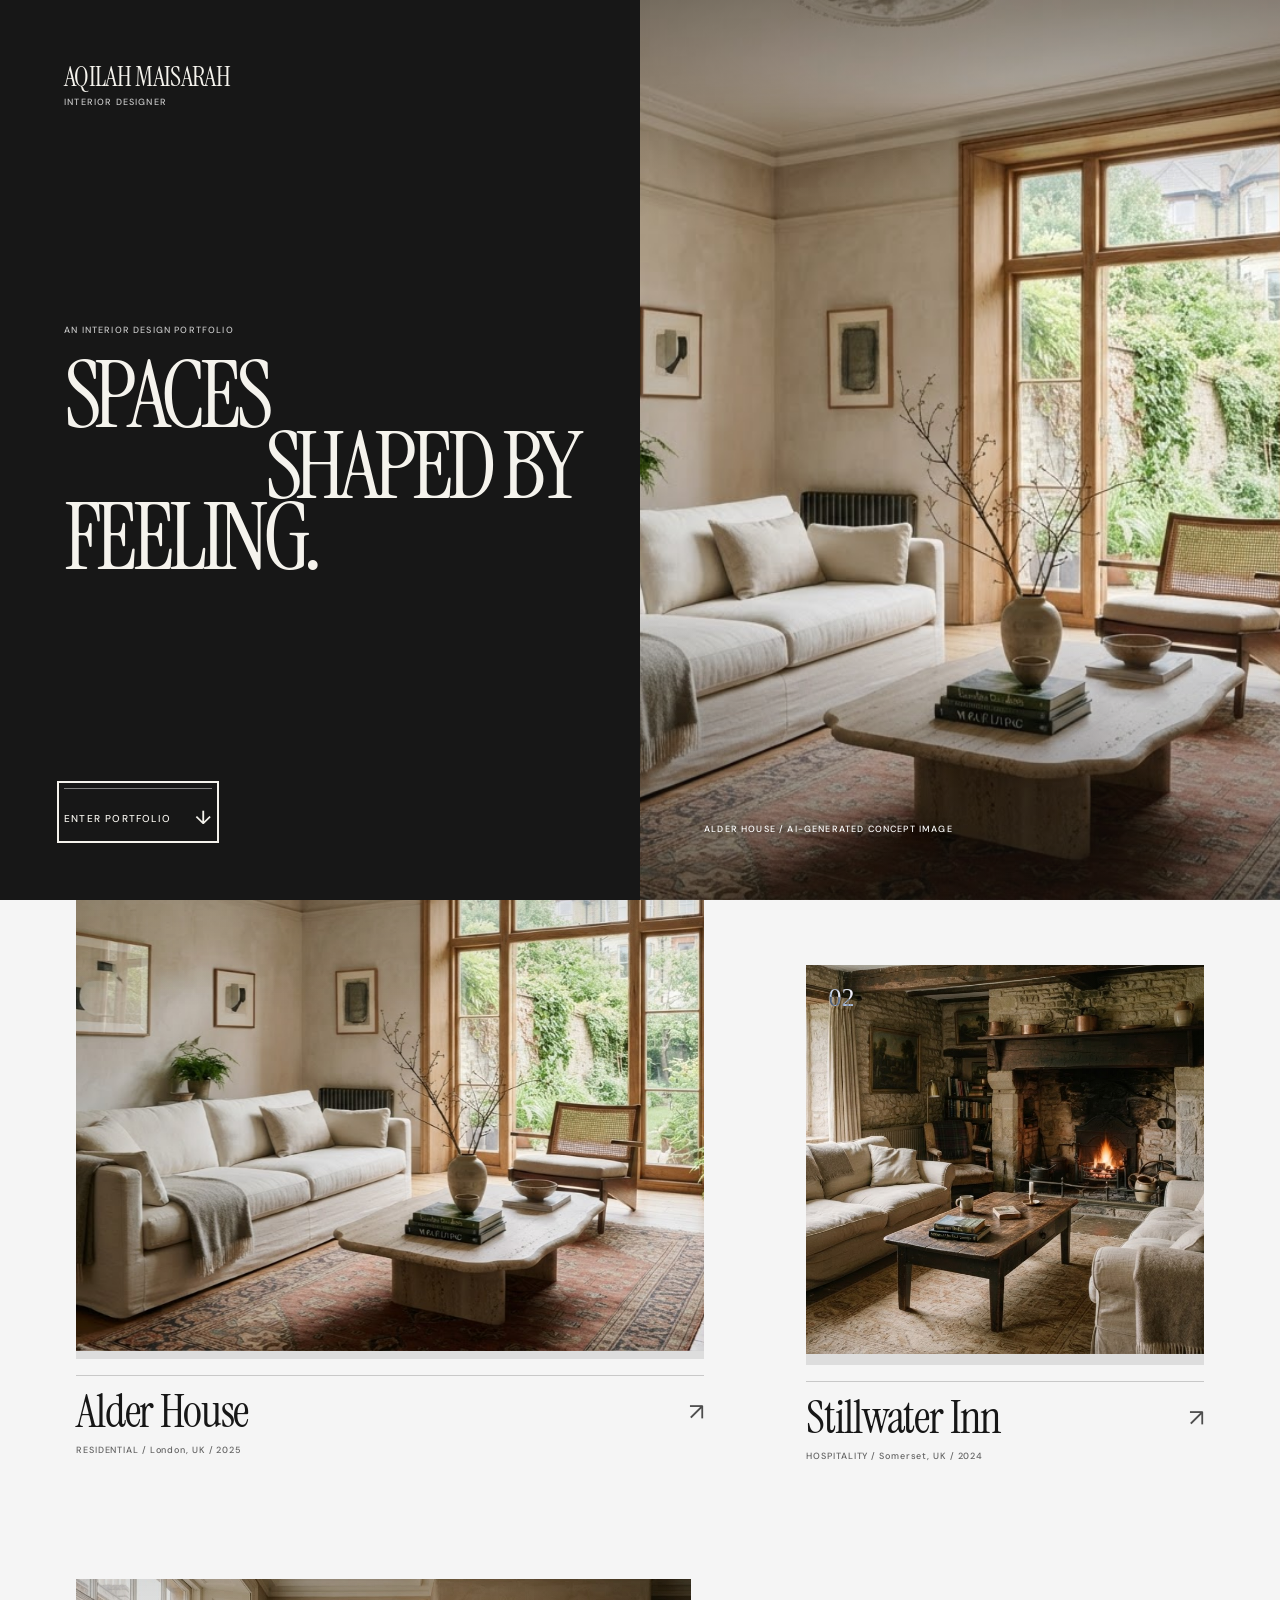
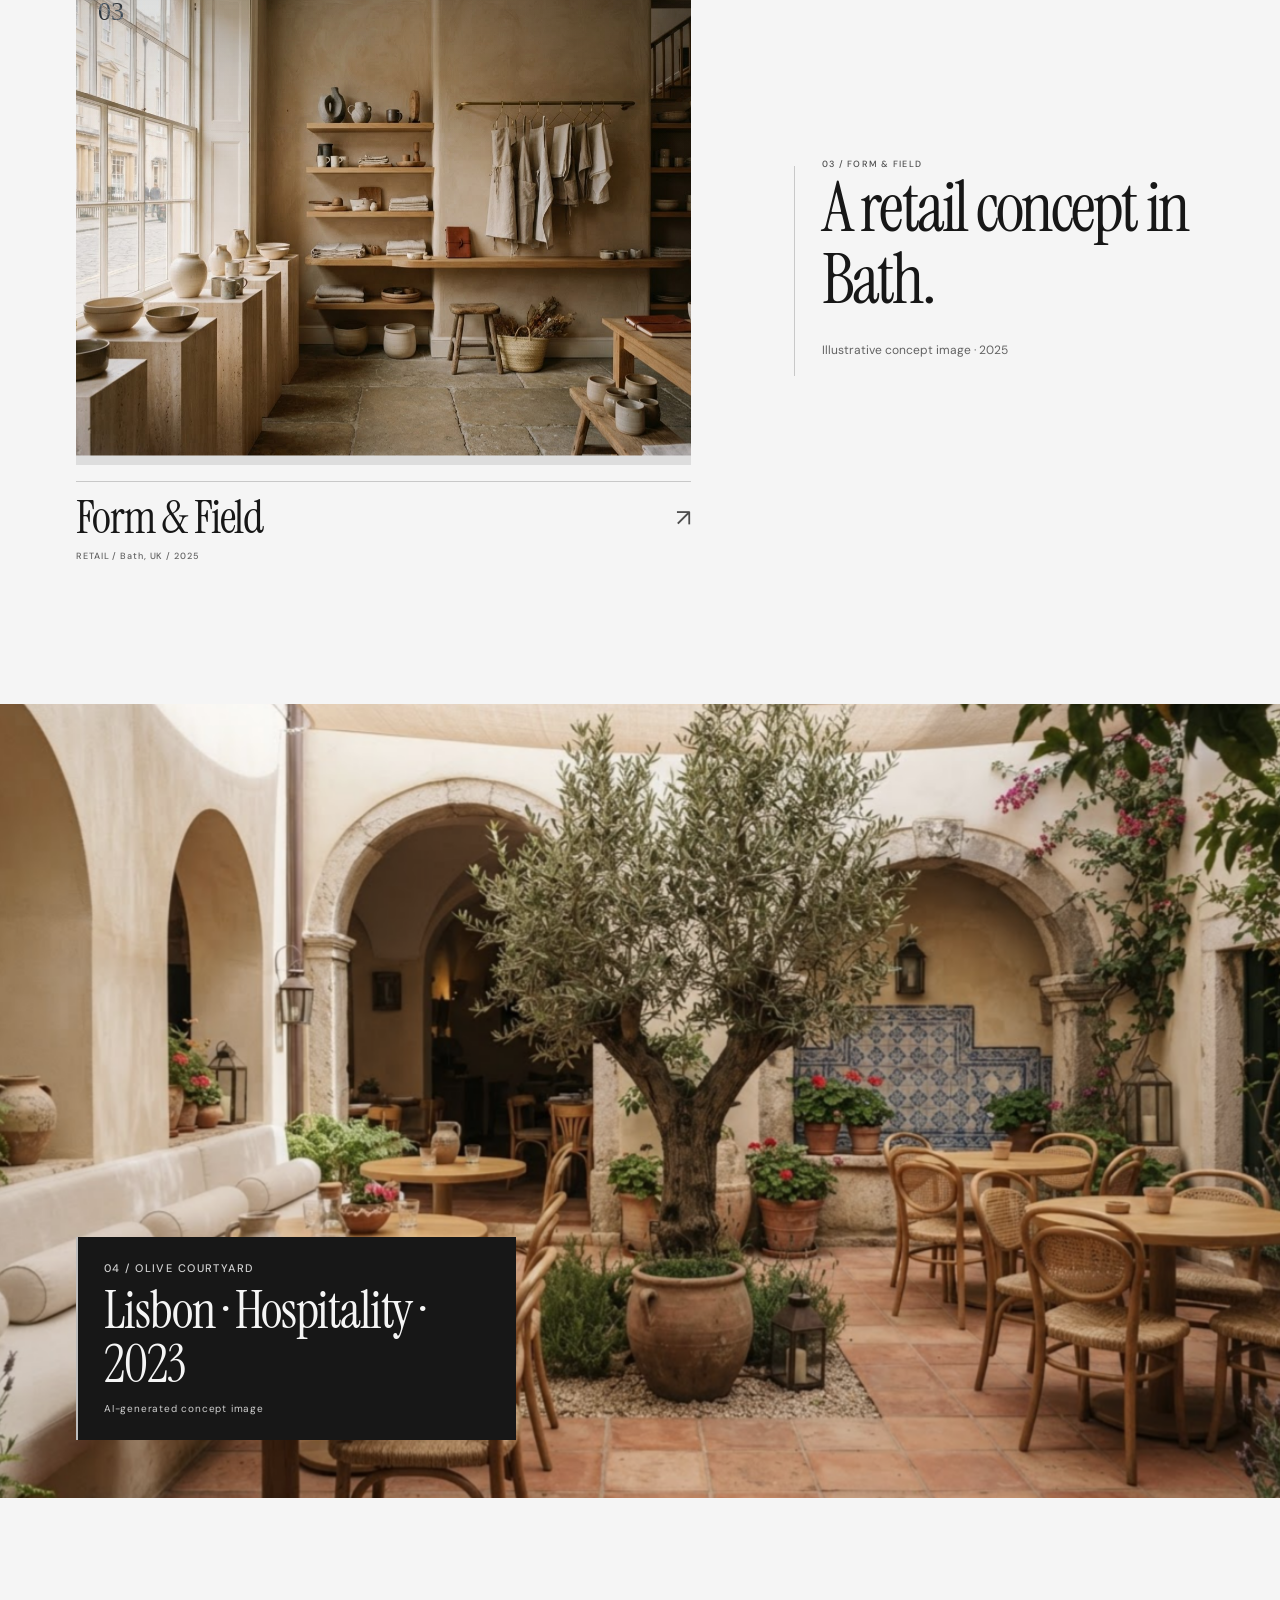
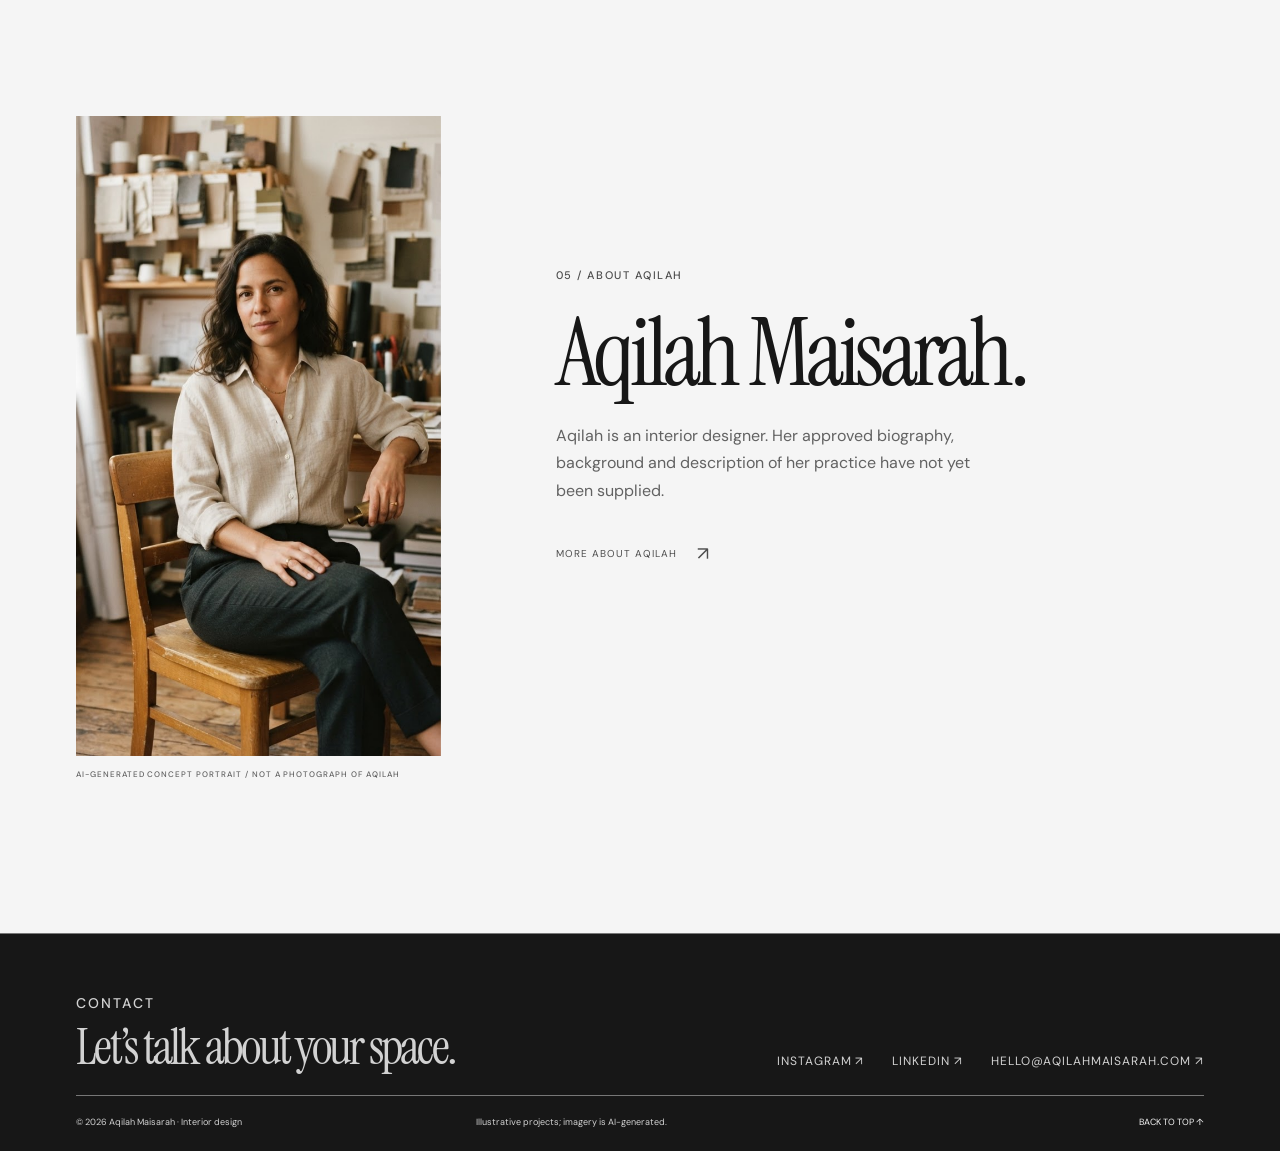
<file: index.html>
<!doctype html>
<html lang="en">
  <head>
    <meta charset="utf-8">
    <meta name="viewport" content="width=device-width, initial-scale=1">
    <meta name="theme-color" content="#f5f5f5">
    <meta name="description" content="Aqilah Maisarah’s interior design portfolio featuring residential, hospitality and retail concepts.">
    <title>Aqilah Maisarah — Interior Designer</title>
    <script>if (sessionStorage.getItem("aqilah-entry-seen") !== "1") document.documentElement.classList.add("entry-pending");</script>
    <link rel="preconnect" href="https://fonts.googleapis.com">
    <link rel="preconnect" href="https://fonts.gstatic.com" crossorigin>
    <link href="https://fonts.googleapis.com/css2?family=DM+Sans:wght@400;500&family=Instrument+Serif:ital@0;1&display=swap" rel="stylesheet">
    <link rel="stylesheet" href="styles.css?v=12">
    <script src="portfolio-data.js" defer></script>
    <script src="pages.js" defer></script>
    <script src="script.js?v=5" defer></script>
  </head>
  <body data-page="home">
    <a class="skip-link" href="#main">Skip to content</a>
    <section class="entry-cover" data-entry-cover role="dialog" aria-modal="true" aria-labelledby="entry-title">
      <div class="entry-cover__panel entry-cover__panel--identity">
        <div class="entry-cover__brand">
          <span>AQILAH MAISARAH</span>
          <span>INTERIOR DESIGNER</span>
        </div>
        <div class="entry-cover__statement">
          <p class="entry-cover__eyebrow">AN INTERIOR DESIGN PORTFOLIO</p>
          <h1 id="entry-title"><span>SPACES</span><span>SHAPED BY</span><span>FEELING.</span></h1>
        </div>
        <button class="entry-cover__enter" type="button" data-enter-portfolio>
          <span>ENTER PORTFOLIO</span><span aria-hidden="true">↓</span>
        </button>
      </div>
      <div class="entry-cover__panel entry-cover__panel--image">
        <img src="assets/images/alder-house.jpg" alt="AI-generated illustrative interior concept showing a calm living room with a garden view" fetchpriority="high">
        <p class="entry-cover__image-note">ALDER HOUSE / AI-GENERATED CONCEPT IMAGE</p>
      </div>
    </section>
    <header class="site-header" id="top">
      <a class="signature" href="index.html" aria-label="Aqilah Maisarah, home">
        <span class="signature__name">AQILAH MAISARAH</span>
        <span class="signature__role">INTERIOR DESIGNER</span>
      </a>
      <button class="menu-toggle" type="button" aria-expanded="false" aria-controls="primary-navigation" aria-label="Open menu">
        <span></span><span></span>
      </button>
      <nav class="primary-navigation" id="primary-navigation" aria-label="Main navigation">
        <a href="index.html" aria-current="page">Home</a>
        <a href="work.html">Work</a>
        <a href="about.html">About</a>
        <a href="#contact">Contact</a>
      </nav>
    </header>

    <main id="main" tabindex="-1">
      <section class="welcome" aria-labelledby="hero-title">
        <div class="hero">
          <div class="hero__identity reveal">
            <h1 class="hero__name" id="hero-title">Aqilah<br>Maisarah.</h1>
            <p class="eyebrow">INTERIOR DESIGNER</p>
          </div>
        </div>
      </section>

      <section class="selected-work section-pad" id="work" aria-labelledby="work-title">
        <div class="section-heading reveal">
          <div>
            <p class="eyebrow">01 / PROJECTS</p>
            <h2 id="work-title">Selected works.</h2>
          </div>
          <div class="section-heading__actions">
            <a class="text-link" href="work.html"><span>VIEW ALL PROJECTS</span><span class="link-arrow" aria-hidden="true">↗</span></a>
          </div>
        </div>
        <div class="project-pair" id="projects">
          <article class="project project--primary reveal" id="alder-house">
            <a class="project__image image-frame" href="projects/alder-house.html" data-project-id="alder-house" aria-label="View Alder House project">
              <img data-scroll-image src="assets/images/alder-house.jpg" alt="Alder House living room, London" loading="lazy">
              <span class="project__folio" aria-hidden="true">01</span>
            </a>
            <div class="project__caption">
              <div><h3>Alder House</h3><p>RESIDENTIAL / London, UK / 2025</p></div>
              <span class="project__arrow" aria-hidden="true">↗</span>
            </div>
          </article>
          <article class="project project--secondary reveal">
            <a class="project__image image-frame" href="projects/stillwater-inn.html" data-project-id="stillwater-inn" aria-label="View Stillwater Inn project">
              <img data-scroll-image src="assets/images/stillwater-inn.jpg" alt="A stone country inn living room with a large fireplace" loading="lazy">
              <span class="project__folio" aria-hidden="true">02</span>
            </a>
            <div class="project__caption">
              <div><h3>Stillwater Inn</h3><p>HOSPITALITY / Somerset, UK / 2024</p></div>
              <span class="project__arrow" aria-hidden="true">↗</span>
            </div>
          </article>
        </div>
        <div class="retail-feature">
          <article class="project project--retail reveal">
            <a class="project__image image-frame" href="projects/form-and-field.html" data-project-id="form-and-field" aria-label="View Form and Field project">
              <img data-scroll-image src="assets/images/form-field.jpg" alt="Form and Field's warm, tactile retail interior" loading="lazy">
              <span class="project__folio" aria-hidden="true">03</span>
            </a>
            <div class="project__caption">
              <div><h3>Form &amp; Field</h3><p>RETAIL / Bath, UK / 2025</p></div>
              <span class="project__arrow" aria-hidden="true">↗</span>
            </div>
          </article>
          <div class="retail-note reveal">
            <p class="eyebrow">03 / FORM &amp; FIELD</p>
            <h3>A retail concept in Bath.</h3>
            <p>Illustrative concept image · 2025</p>
          </div>
        </div>
      </section>

      <section class="materials" aria-label="Olive Courtyard project">
        <figure class="interlude reveal">
          <a class="interlude__image" href="projects/olive-courtyard.html" data-project-id="olive-courtyard" aria-label="Explore Olive Courtyard">
            <img data-parallax src="assets/images/olive-courtyard.jpg" alt="Olive trees, stone arches and a sunlit courtyard dining space" loading="lazy">
          </a>
          <figcaption class="interlude__note">
            <p class="eyebrow">04 / OLIVE COURTYARD</p>
            <h2>Lisbon · Hospitality · 2023</h2>
            <p>AI-generated concept image</p>
          </figcaption>
        </figure>
      </section>

      <section class="studio" id="about" aria-labelledby="about-title">
        <div class="meet section-pad">
          <figure class="meet__portrait reveal">
            <div class="image-frame"><img data-scroll-image src="assets/images/designer-portrait.jpg" alt="AI-generated illustrative portrait, not a photograph of Aqilah Maisarah" loading="lazy"></div>
            <figcaption>AI-GENERATED CONCEPT PORTRAIT / NOT A PHOTOGRAPH OF AQILAH</figcaption>
          </figure>
          <div class="meet__copy reveal">
            <p class="eyebrow">05 / ABOUT AQILAH</p>
            <h2 id="about-title">Aqilah Maisarah.</h2>
            <p>Aqilah is an interior designer. Her approved biography, background and description of her practice have not yet been supplied.</p>
            <a class="text-link" href="about.html"><span>MORE ABOUT AQILAH</span><span class="link-arrow" aria-hidden="true">↗</span></a>
          </div>
        </div>
      </section>
    </main>

    <footer class="contact section-pad" id="contact" tabindex="-1">
      <div class="contact__invitation reveal">
        <p class="eyebrow">CONTACT</p>
        <h2 class="contact__title">Let’s talk about your space.</h2>
        <div class="contact__links" aria-label="Contact links">
          <a href="https://instagram.com" target="_blank" rel="noreferrer">Instagram ↗</a>
          <a href="https://linkedin.com" target="_blank" rel="noreferrer">LinkedIn ↗</a>
          <a href="mailto:hello@aqilahmaisarah.com">hello@aqilahmaisarah.com ↗</a>
        </div>
      </div>
      <div class="colophon">
        <p>© 2026 Aqilah Maisarah · Interior design</p>
        <p>Illustrative projects; imagery is AI-generated.</p>
        <a href="#top">BACK TO TOP ↑</a>
      </div>
    </footer>
    <div class="view-cursor" aria-hidden="true">VIEW</div>
  </body>
</html>
</file>
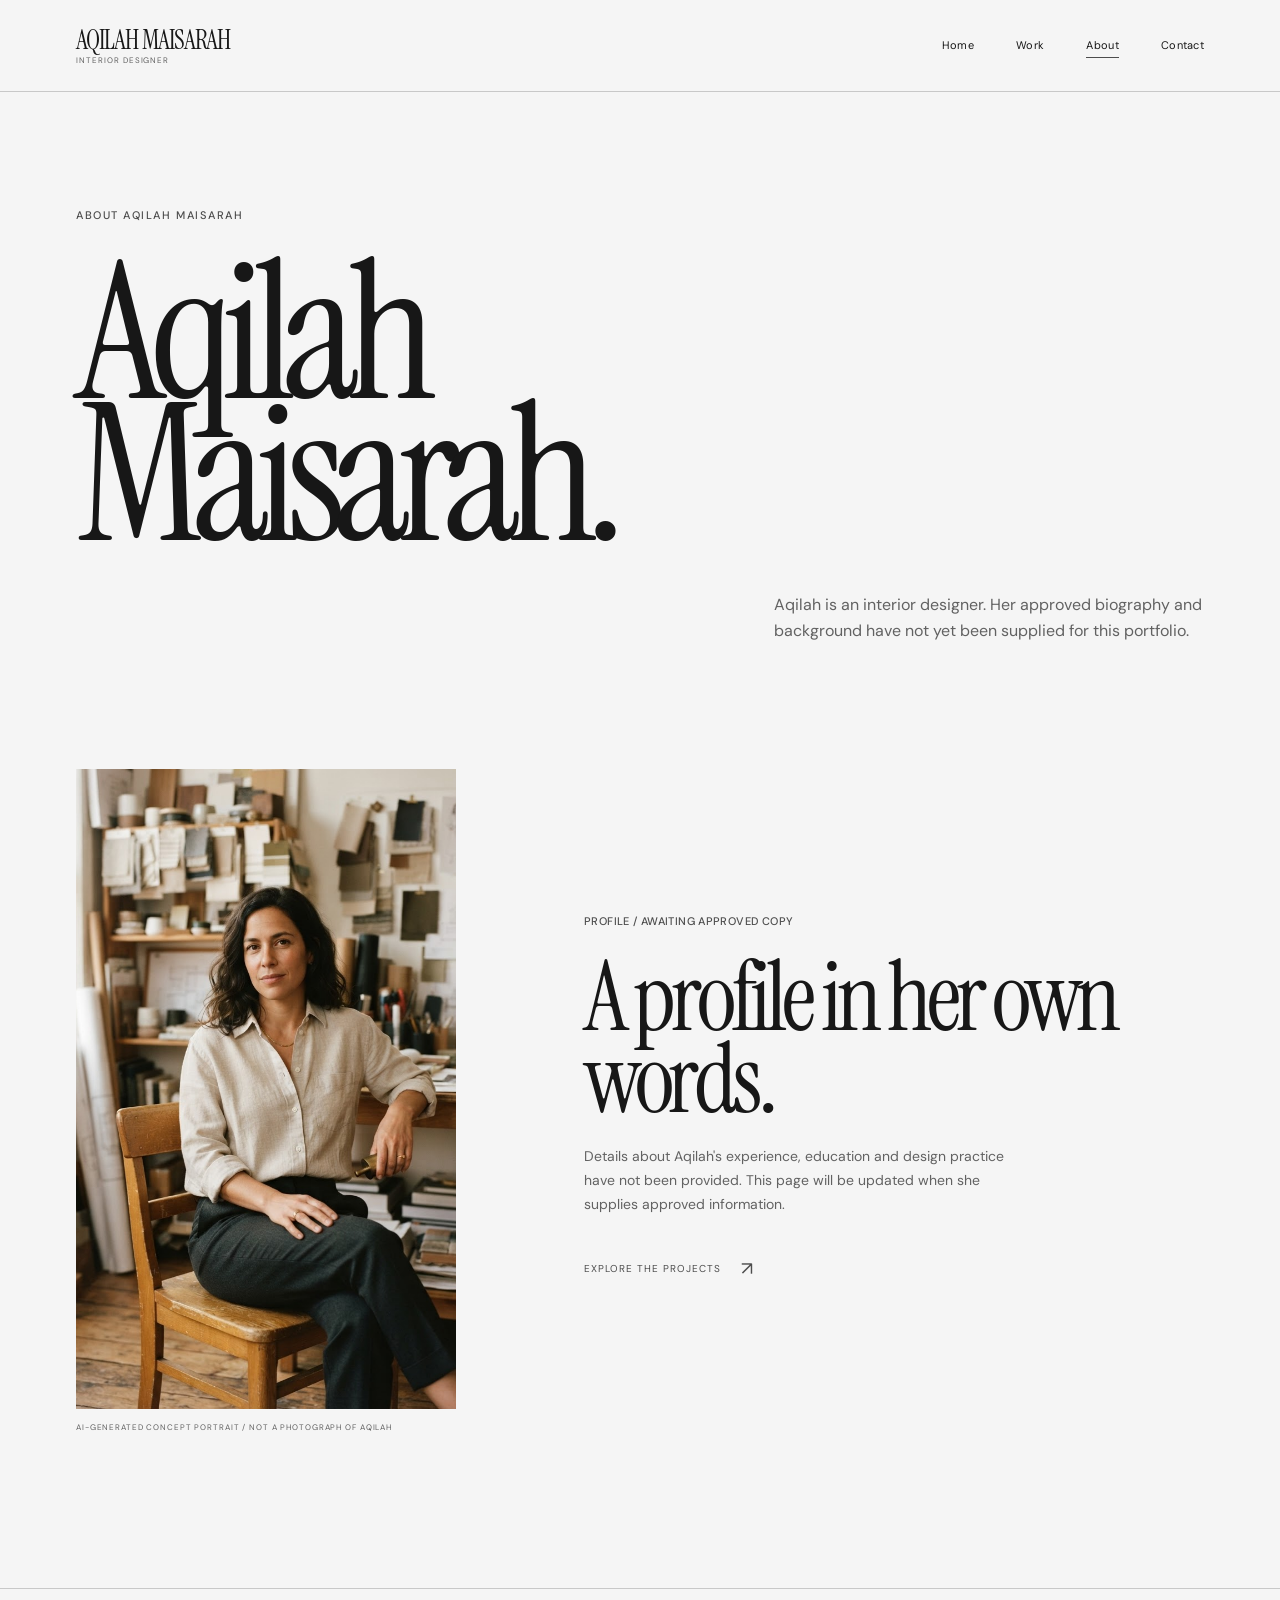
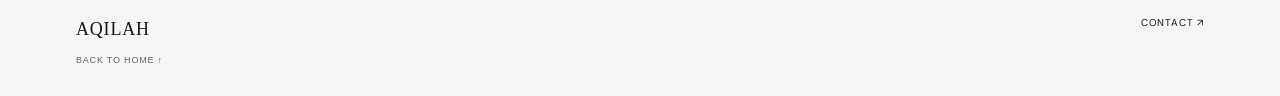
<file: about.html>
<!doctype html>
<html lang="en">
  <head>
    <meta charset="utf-8">
    <meta name="viewport" content="width=device-width, initial-scale=1">
    <meta name="theme-color" content="#f5f5f5">
    <meta name="description" content="Aqilah Maisarah is an interior designer. Her profile is awaiting approved biography and background details.">
    <title>About — Aqilah Maisarah</title>
    <link rel="preconnect" href="https://fonts.googleapis.com">
    <link rel="preconnect" href="https://fonts.gstatic.com" crossorigin>
    <link href="https://fonts.googleapis.com/css2?family=DM+Sans:wght@400;500&family=Instrument+Serif:ital@0;1&display=swap" rel="stylesheet">
    <link rel="stylesheet" href="styles.css?v=11">
    <script src="portfolio-data.js" defer></script>
    <script src="pages.js" defer></script>
    <script src="script.js?v=4" defer></script>
  </head>
  <body data-page="about">
    <a class="skip-link" href="#main">Skip to content</a>
    <header class="site-header" id="top">
      <a class="signature" href="index.html" aria-label="Aqilah, home">
        <span class="signature__name">AQILAH MAISARAH</span><span class="signature__role">INTERIOR DESIGNER</span>
      </a>
      <button class="menu-toggle" type="button" aria-expanded="false" aria-controls="primary-navigation" aria-label="Open menu"><span></span><span></span></button>
      <nav class="primary-navigation" id="primary-navigation" aria-label="Main navigation">
        <a href="index.html">Home</a><a href="work.html">Work</a><a href="about.html" aria-current="page">About</a><a href="index.html#contact">Contact</a>
      </nav>
    </header>
    <main id="main" class="about-page">
      <section class="about-opening section-pad">
        <p class="eyebrow reveal">ABOUT AQILAH MAISARAH</p>
        <h1 class="reveal">Aqilah<br>Maisarah.</h1>
        <p class="about-opening__lead reveal">Aqilah is an interior designer. Her approved biography and background have not yet been supplied for this portfolio.</p>
      </section>
      <section class="about-profile section-pad">
        <figure class="about-profile__portrait reveal">
          <div class="image-frame"><img src="assets/images/designer-portrait.jpg" alt="AI-generated illustrative portrait, not a photograph of Aqilah Maisarah" loading="lazy" data-scroll-image></div>
          <figcaption>AI-GENERATED CONCEPT PORTRAIT / NOT A PHOTOGRAPH OF AQILAH</figcaption>
        </figure>
        <div class="about-profile__copy reveal">
          <p class="eyebrow">PROFILE / AWAITING APPROVED COPY</p>
          <h2>A profile in her own words.</h2>
          <p>Details about Aqilah's experience, education and design practice have not been provided. This page will be updated when she supplies approved information.</p>
          <a class="text-link" href="work.html"><span>EXPLORE THE PROJECTS</span><span class="link-arrow" aria-hidden="true">↗</span></a>
        </div>
      </section>
    </main>
    <footer class="page-footer section-pad">
      <a class="page-footer__back" href="index.html">AQILAH <span>BACK TO HOME ↑</span></a>
      <a href="index.html#contact">CONTACT ↗</a>
    </footer>
  </body>
</html>
</file>
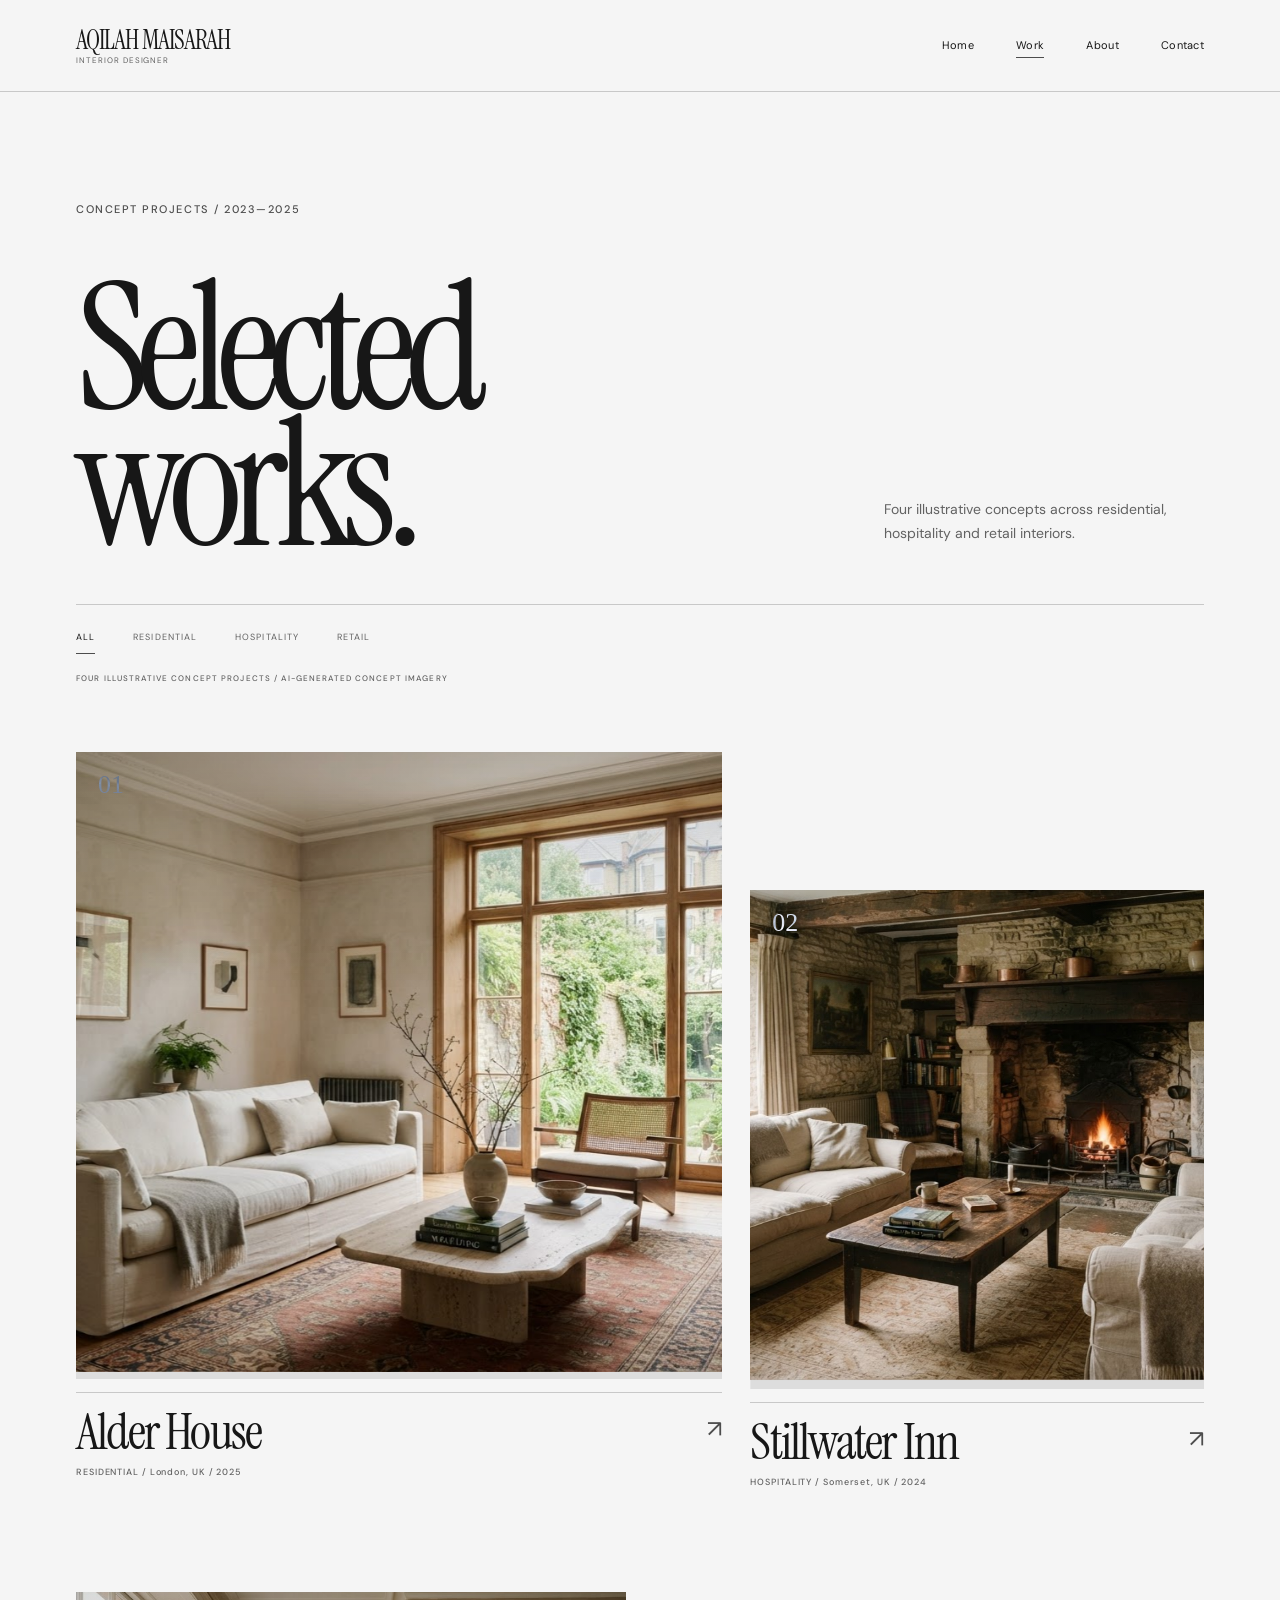
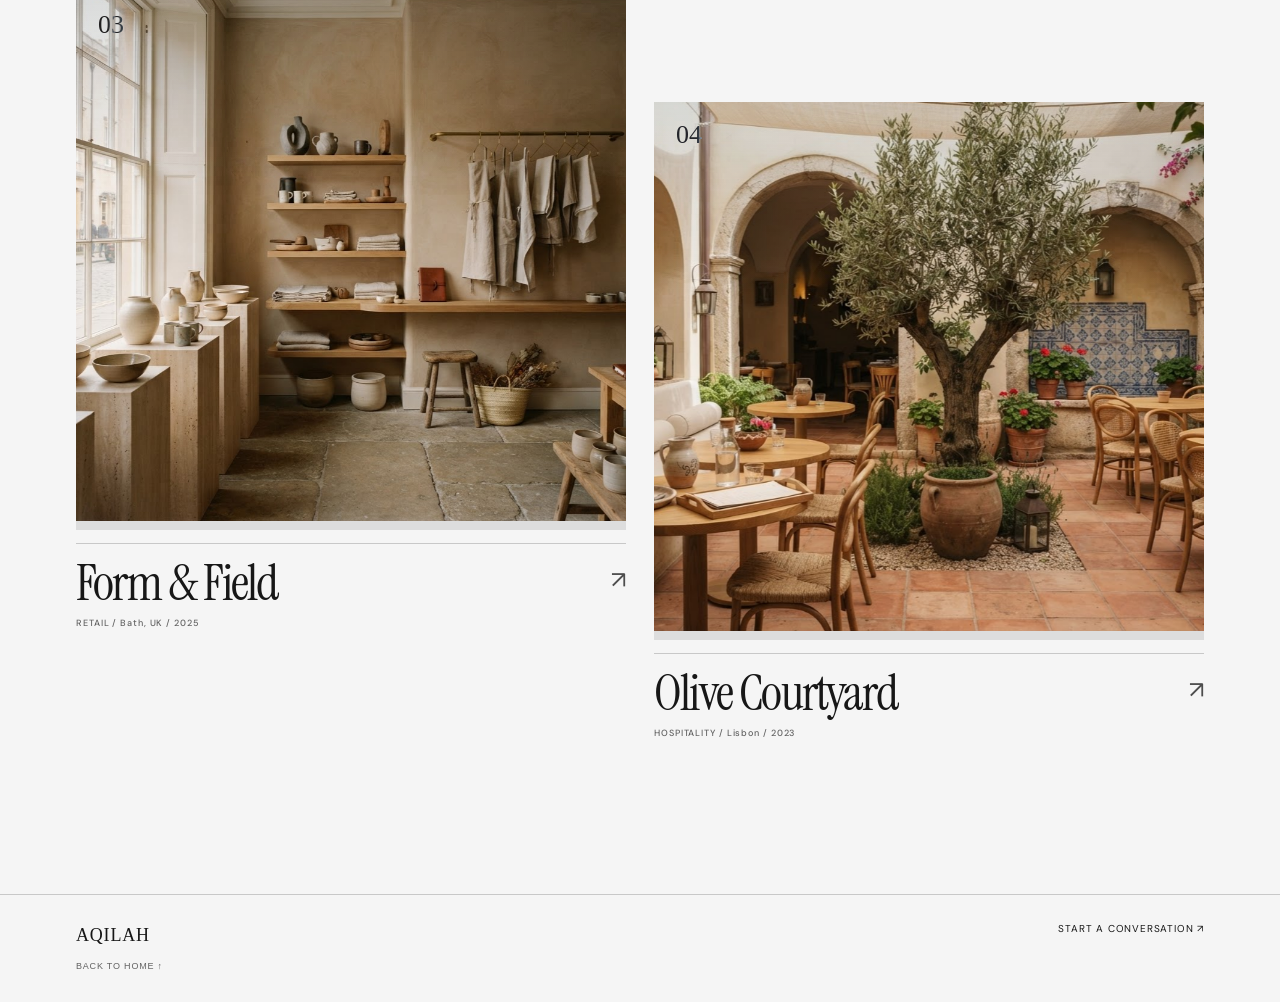
<file: work.html>
<!doctype html>
<html lang="en">
  <head>
    <meta charset="utf-8">
    <meta name="viewport" content="width=device-width, initial-scale=1">
    <meta name="theme-color" content="#f5f5f5">
    <meta name="description" content="Selected interior design projects by Aqilah Maisarah.">
    <title>Selected Work — Aqilah Maisarah</title>
    <link rel="preconnect" href="https://fonts.googleapis.com">
    <link rel="preconnect" href="https://fonts.gstatic.com" crossorigin>
    <link href="https://fonts.googleapis.com/css2?family=DM+Sans:wght@400;500&family=Instrument+Serif:ital@0;1&display=swap" rel="stylesheet">
    <link rel="stylesheet" href="styles.css?v=11">
    <script src="portfolio-data.js" defer></script>
    <script src="pages.js" defer></script>
    <script src="script.js?v=4" defer></script>
  </head>
  <body data-page="work">
    <a class="skip-link" href="#main">Skip to content</a>
    <header class="site-header" id="top">
      <a class="signature" href="index.html" aria-label="Aqilah, home">
        <span class="signature__name">AQILAH MAISARAH</span>
        <span class="signature__role">INTERIOR DESIGNER</span>
      </a>
      <button class="menu-toggle" type="button" aria-expanded="false" aria-controls="primary-navigation" aria-label="Open menu">
        <span></span><span></span>
      </button>
      <nav class="primary-navigation" id="primary-navigation" aria-label="Main navigation">
        <a href="index.html">Home</a>
        <a href="work.html" aria-current="page">Work</a>
        <a href="about.html">About</a>
        <a href="index.html#contact">Contact</a>
      </nav>
    </header>
    <main id="main">
      <section class="work-intro section-pad">
        <p class="eyebrow reveal">CONCEPT PROJECTS / 2023—2025</p>
        <div class="work-intro__heading reveal">
          <h1>Selected<br>works.</h1>
          <p>Four illustrative concepts across residential, hospitality and retail interiors.</p>
        </div>
        <div class="work-intro__tools">
          <div class="work-filters" data-work-filters role="group" aria-label="Filter projects by category"></div>
        </div>
        <p class="eyebrow work-intro__count">FOUR ILLUSTRATIVE CONCEPT PROJECTS / AI-GENERATED CONCEPT IMAGERY</p>
      </section>
      <section class="work-gallery section-pad" data-work-gallery aria-label="Interior design projects">
        <noscript><p>Enable JavaScript to view the project gallery.</p></noscript>
      </section>
    </main>
    <footer class="page-footer section-pad">
      <a class="page-footer__back" href="index.html">AQILAH <span>BACK TO HOME ↑</span></a>
      <a href="index.html#contact">START A CONVERSATION ↗</a>
    </footer>
    <div class="view-cursor" aria-hidden="true">VIEW</div>
  </body>
</html>
</file>
<file: styles.css>
:root {
  color-scheme: light;
  --paper: #f5f5f5;
  --sand: #e5e5e5;
  --white: #ffffff;
  --ink: #171717;
  --muted: #626262;
  --clay: #4d4d4d;
  --line: #c8c8c8;
  --olive: #171717;
  --footer-text: #d2d2d2;
  --gutter: 76px;
  --ease-out: cubic-bezier(.22, 1, .36, 1);
}

* { box-sizing: border-box; }
html { scroll-behavior: smooth; scroll-padding-top: 24px; }
body {
  margin: 0;
  background: var(--paper);
  color: var(--ink);
  font-family: "Inter", Arial, sans-serif;
  font-size: 16px;
  font-weight: 400;
  line-height: 1.7;
  -webkit-font-smoothing: antialiased;
}
img { display: block; width: 100%; height: 100%; object-fit: cover; }
figure, p, h1, h2, h3 { margin: 0; }
a { color: inherit; text-decoration: none; }
button { color: inherit; font: inherit; }

.skip-link {
  position: fixed;
  z-index: 20;
  top: 12px;
  left: 12px;
  padding: 12px 16px;
  transform: translateY(-160%);
  background: var(--white);
  color: var(--ink);
}
.skip-link:focus { transform: translateY(0); }

.site-header {
  position: relative;
  z-index: 5;
  display: flex;
  height: 104px;
  align-items: center;
  justify-content: space-between;
  padding: 0 var(--gutter);
  border-bottom: 1px solid var(--line);
}
.signature { display: flex; flex-direction: column; gap: 3px; line-height: 1; }
.signature__name {
  font-family: "Cormorant Garamond", Georgia, serif;
  font-size: 24px;
  line-height: 1;
}
.signature__role { color: var(--muted); font-size: 8px; letter-spacing: .035em; }
.primary-navigation { z-index: 1; display: flex; align-items: center; gap: 40px; }
.primary-navigation a {
  position: relative;
  font-size: 12px;
  line-height: 1.4;
}
.primary-navigation a::after {
  position: absolute;
  right: 0;
  bottom: -5px;
  left: 0;
  height: 1px;
  transform: scaleX(0);
  transform-origin: right;
  background: var(--clay);
  content: "";
  transition: transform 420ms var(--ease-out);
}
.primary-navigation a:hover::after, .primary-navigation a:focus-visible::after {
  transform: scaleX(1);
  transform-origin: left;
}
.primary-navigation a[aria-current="page"]::after { transform: scaleX(1); transform-origin: left; }
.menu-toggle { display: none; }

.hero { padding: 60px var(--gutter) 92px; }
.hero__identity { margin-bottom: 40px; }
.hero__name {
  display: flex;
  flex-direction: column;
  align-items: center;
  font-family: "Cormorant Garamond", Georgia, serif;
  font-size: clamp(68px, 7.22vw, 104px);
  font-weight: 500;
  letter-spacing: -.03em;
  line-height: .94;
  text-align: center;
}
.eyebrow {
  color: var(--clay);
  font-size: 11px;
  font-weight: 500;
  letter-spacing: .035em;
  line-height: 1.5;
}
.hero__editorial { display: grid; grid-template-columns: 350px minmax(0, 1fr); gap: 68px; }
.hero__copy { padding-top: 16px; }
.hero__copy h2 {
  max-width: 350px;
  margin-bottom: 36px;
  font-family: "Cormorant Garamond", Georgia, serif;
  font-size: 43px;
  font-weight: 500;
  letter-spacing: -.02em;
  line-height: 1.04;
}
.text-link {
  position: relative;
  display: inline-flex;
  min-height: 44px;
  align-items: center;
  gap: 24px;
  color: var(--clay);
  font-size: 12px;
  line-height: 1.2;
}
.text-link::after {
  position: absolute;
  right: 0;
  bottom: 7px;
  left: 0;
  height: 1px;
  transform: scaleX(0);
  transform-origin: right;
  background: currentColor;
  content: "";
  transition: transform 420ms var(--ease-out);
}
.text-link:hover::after, .text-link:focus-visible::after {
  transform: scaleX(1);
  transform-origin: left;
}
.link-arrow { font-size: 19px; line-height: 1; }
.quiet-detail { width: 270px; margin-top: 36px; padding-top: 36px; }
.image-frame { position: relative; display: block; overflow: hidden; background: #dedede; }
.image-frame img {
  transition: transform 1.1s var(--ease-out), filter 800ms ease;
  will-change: transform;
}
.image-frame:hover img { transform: scale(1.025); }
.image-frame--detail { height: 210px; }
.quiet-detail figcaption, .material-story__image figcaption, .meet__portrait figcaption {
  margin-top: 12px;
  color: var(--muted);
  font-size: 11px;
  font-weight: 500;
  letter-spacing: .025em;
  line-height: 1.5;
}
.hero-feature { min-width: 0; }
.image-frame--hero { height: 620px; }
.image-caption {
  display: flex;
  justify-content: space-between;
  gap: 16px;
  margin-top: 14px;
  color: var(--muted);
  font-size: 11px;
  line-height: 1.4;
}
.image-caption a { color: var(--clay); transition: opacity 220ms ease; }
.image-caption a:hover { opacity: .65; }

.philosophy {
  display: grid;
  grid-template-columns: 300px minmax(0, 1fr);
  gap: 100px;
  padding: 100px var(--gutter);
  background: var(--sand);
}
.philosophy__label .eyebrow { margin-bottom: 24px; }
.philosophy__label > p:last-child, .philosophy__statement > p, .material-story__copy > p:not(.eyebrow),
.process__heading > p, .process-step > p, .retail-note > p:not(.eyebrow),
.meet__copy > p:not(.eyebrow), .services__intro > p:last-child, .service > p,
.notebook__intro > p:last-child, .note > p:last-child {
  color: var(--muted);
  font-size: 16px;
  line-height: 1.7;
}
.philosophy__statement h2, .section-heading h2, .material-story__copy h2,
.process__heading h2, .meet__copy h2, .services__intro h2, .notebook__intro h2 {
  font-family: "Cormorant Garamond", Georgia, serif;
  font-weight: 500;
  letter-spacing: -.025em;
  line-height: 1.04;
}
.philosophy__statement h2 { margin-bottom: 28px; font-size: 60px; }
.philosophy__statement > p { margin-bottom: 22px; }

.section-pad { padding-right: var(--gutter); padding-left: var(--gutter); }
.selected-work { padding-top: 112px; padding-bottom: 112px; }
.section-heading { display: flex; align-items: flex-end; justify-content: space-between; gap: 40px; margin-bottom: 56px; }
.section-heading .eyebrow { margin-bottom: 16px; }
.section-heading h2 { font-size: 68px; }
.section-heading > .text-link { flex: 0 0 auto; }
.section-heading__actions { display: flex; flex-direction: column; align-items: flex-end; gap: 4px; }
.project-pair { display: grid; grid-template-columns: 1.8fr 1fr; align-items: start; gap: 76px; }
.project--secondary { padding-top: 130px; }
.project__image { height: 560px; }
.project--secondary .project__image { height: 420px; }
.project__caption { display: flex; align-items: center; justify-content: space-between; gap: 20px; margin-top: 18px; }
.project__caption h3 {
  margin-bottom: 8px;
  font-family: "Cormorant Garamond", Georgia, serif;
  font-size: 38px;
  font-weight: 500;
  letter-spacing: -.02em;
  line-height: 1.04;
}
.project__caption p { color: var(--muted); font-size: 11px; font-weight: 500; line-height: 1.5; }
.project__arrow { color: var(--clay); font-size: 24px; transition: transform 350ms var(--ease-out); }
.project:hover .project__arrow { transform: translate(3px, -3px); }
.image-action { display: none; }
.retail-feature { display: grid; grid-template-columns: 640px minmax(0, 1fr); align-items: center; gap: 76px; margin-top: 56px; }
.project--retail .project__image { height: 370px; }
.retail-note { padding: 0 40px; }
.retail-note h3 {
  margin-bottom: 24px;
  font-family: "Cormorant Garamond", Georgia, serif;
  font-size: 48px;
  font-weight: 500;
  letter-spacing: -.025em;
  line-height: 1.04;
}
.retail-note > p:not(.eyebrow) { margin-bottom: 24px; }

.interlude { position: relative; height: 640px; overflow: hidden; background: #d1d1d1; }
.interlude__image {
  position: absolute;
  inset: 0;
  display: block;
  overflow: hidden;
}
.interlude__image img {
  position: absolute;
  inset: 0;
  transform: translate3d(0, var(--parallax-y, 0px), 0) scale(1.04);
  will-change: transform;
}
.interlude__note {
  position: absolute;
  bottom: 42px;
  left: var(--gutter);
  width: 370px;
  padding: 20px;
  background: var(--paper);
  pointer-events: none;
}
.interlude__note .eyebrow { margin-bottom: 8px; }
.interlude__note h2, .note h3, .process-step h3, .service h3 {
  font-family: "Cormorant Garamond", Georgia, serif;
  font-weight: 500;
  letter-spacing: -.02em;
  line-height: 1.04;
}
.interlude__note h2 { margin-bottom: 8px; font-size: 37px; }
.interlude__note > p:last-child { color: var(--muted); font-size: 12px; line-height: 1.7; }
.material-story { display: grid; grid-template-columns: 600px minmax(0, 1fr); align-items: center; gap: 100px; padding-top: 112px; padding-bottom: 112px; }
.material-story__image .image-frame { height: 590px; }
.material-story__copy { display: flex; flex-direction: column; align-items: flex-start; gap: 28px; }
.material-story__copy h2 { font-size: 60px; }
.material-story__copy > p:not(.eyebrow) { margin-top: -6px; }

.process { display: flex; flex-direction: column; gap: 56px; padding-top: 92px; padding-bottom: 92px; background: var(--sand); }
.process__heading { display: flex; align-items: flex-end; justify-content: space-between; gap: 50px; }
.process__heading .eyebrow { margin-bottom: 16px; }
.process__heading h2 { max-width: 640px; font-size: 60px; }
.process__heading > p { width: 370px; }
.process__steps { display: grid; grid-template-columns: repeat(3, minmax(0, 1fr)); gap: 48px; }
.process-step { display: flex; flex-direction: column; align-items: flex-start; gap: 20px; border-top: 1px solid var(--line); padding-top: 18px; }
.process-step > span { color: var(--clay); font-family: "Cormorant Garamond", Georgia, serif; font-size: 40px; line-height: 1; }
.process-step h3 { font-size: 31px; }

.meet { display: grid; grid-template-columns: 460px minmax(0, 1fr); align-items: center; gap: 100px; padding-top: 112px; padding-bottom: 112px; }
.meet__portrait .image-frame { height: 570px; }
.meet__copy { display: flex; flex-direction: column; align-items: flex-start; gap: 28px; }
.meet__copy h2 { font-size: 60px; }
.meet__copy > .eyebrow:last-child { color: var(--muted); }

.services { display: grid; grid-template-columns: 390px minmax(0, 1fr); align-items: start; gap: 100px; padding-top: 100px; padding-bottom: 100px; background: var(--white); }
.services__intro { display: flex; flex-direction: column; align-items: flex-start; gap: 24px; }
.services__intro h2 { font-size: 55px; }
.services__list { display: flex; flex-direction: column; gap: 28px; }
.service { display: flex; flex-direction: column; align-items: flex-start; gap: 18px; border-top: 1px solid var(--line); padding-top: 18px; }
.service h3 { font-size: 36px; }

.notebook { display: flex; flex-direction: column; gap: 40px; padding-top: 112px; padding-bottom: 112px; }
.notebook__intro { display: flex; flex-direction: column; align-items: flex-start; gap: 16px; }
.notebook__intro h2 { font-size: 60px; }
.notebook__entries { display: grid; grid-template-columns: repeat(2, minmax(0, 1fr)); gap: 76px; }
.note { display: flex; flex-direction: column; align-items: flex-start; gap: 18px; }
.note .image-frame { width: 100%; height: 360px; }
.note h3 { font-size: 38px; }
.note > p:last-child { margin-top: -6px; }

.contact { display: flex; flex-direction: column; gap: 56px; padding-top: 100px; padding-bottom: 32px; background: var(--olive); color: var(--paper); }
.contact > .eyebrow { color: var(--footer-text); }
.contact__title {
  font-family: "Cormorant Garamond", Georgia, serif;
  font-size: clamp(50px, 5.76vw, 83px);
  font-weight: 500;
  letter-spacing: -.025em;
  line-height: 1.04;
}
.contact__details { display: grid; grid-template-columns: 370px 1fr auto; justify-content: space-between; gap: 40px; }
.contact__invitation { display: flex; flex-direction: column; gap: 12px; color: var(--footer-text); }
.contact__link-list { display: flex; flex-wrap: wrap; gap: 18px 28px; }
.contact__links {
  display: flex;
  flex-wrap: wrap;
  gap: 18px 28px;
  margin-top: 6px;
}
.contact__links a {
  position: relative;
  display: inline-flex;
  align-items: center;
  color: var(--footer-text);
  font-size: 12px;
  letter-spacing: .08em;
  text-transform: uppercase;
}
.contact__links a::after {
  position: absolute;
  right: 0;
  bottom: -4px;
  left: 0;
  height: 1px;
  background: currentColor;
  content: "";
  opacity: 0;
  transition: opacity 220ms ease;
}
.contact__links a:hover::after, .contact__links a:focus-visible::after { opacity: 1; }
.contact__invitation > p:first-child { font-size: 16px; line-height: 1.7; }
.contact__invitation .eyebrow, .contact__group .eyebrow { color: var(--footer-text); }
.contact__group { display: flex; flex-direction: column; align-items: flex-start; gap: 8px; }
.contact__unavailable { color: var(--footer-text); font-size: 13px; }
.text-link--light { color: var(--paper); }
.text-link--light:hover, .text-link--light:focus-visible { color: var(--footer-text); }
.colophon { display: grid; grid-template-columns: auto minmax(250px, 480px) auto; align-items: start; justify-content: space-between; gap: 24px; border-top: 1px solid #777777; padding-top: 20px; color: var(--footer-text); font-size: 11px; line-height: 1.5; }
.colophon a { color: var(--paper); white-space: nowrap; transition: opacity 220ms ease; }
.colophon a:hover { opacity: .7; }

.reveal { opacity: 1; }
.js .reveal {
  opacity: 1;
  transform: none;
}
.js .reveal.is-visible { opacity: 1; transform: translateY(0); }

:focus-visible { outline: 2px solid var(--clay); outline-offset: 4px; }
.contact :focus-visible { outline-color: var(--footer-text); }

@media (max-width: 1100px) {
  :root { --gutter: 48px; }
  .hero__editorial { grid-template-columns: 290px minmax(0, 1fr); gap: 44px; }
  .hero__copy h2 { font-size: 39px; }
  .image-frame--hero { height: 540px; }
  .philosophy, .material-story, .meet, .services { gap: 56px; }
  .material-story { grid-template-columns: 1fr 1fr; }
  .material-story__image .image-frame { height: 500px; }
  .meet { grid-template-columns: minmax(300px, .85fr) 1fr; }
  .services { grid-template-columns: minmax(280px, .8fr) 1fr; }
  .project-pair, .retail-feature { gap: 44px; }
  .retail-feature { grid-template-columns: 1.1fr 1fr; }
  .retail-note { padding: 0 16px; }
}

@media (max-width: 720px) {
  :root { --gutter: 24px; }
  html { scroll-padding-top: 16px; }
  .site-header { height: 80px; padding: 0 var(--gutter); }
  .signature__name { font-size: 19px; }
  .menu-toggle {
    display: flex;
    width: 44px;
    height: 44px;
    flex-direction: column;
    align-items: center;
    justify-content: center;
    gap: 6px;
    border: 0;
    background: transparent;
    cursor: pointer;
  }
  .menu-toggle span { width: 22px; height: 1px; background: var(--ink); transition: transform 350ms var(--ease-out); }
  .menu-toggle[aria-expanded="true"] span:first-child { transform: translateY(3.5px) rotate(45deg); }
  .menu-toggle[aria-expanded="true"] span:last-child { transform: translateY(-3.5px) rotate(-45deg); }
  .primary-navigation {
    position: absolute;
    z-index: 6;
    top: 79px;
    right: 0;
    left: 0;
    display: flex;
    flex-direction: column;
    align-items: stretch;
    gap: 0;
    overflow: hidden;
    max-height: 0;
    padding: 0 var(--gutter);
    background: var(--paper);
    opacity: 0;
    visibility: hidden;
    transition: max-height 500ms var(--ease-out), opacity 280ms ease, padding 500ms var(--ease-out), visibility 0s linear 500ms;
  }
  .primary-navigation.is-open { max-height: 260px; padding-top: 8px; padding-bottom: 16px; opacity: 1; visibility: visible; transition: max-height 500ms var(--ease-out), opacity 280ms ease, padding 500ms var(--ease-out), visibility 0s; }
  .primary-navigation a { padding: 14px 0; border-top: 1px solid var(--line); font-size: 14px; }
  .primary-navigation a::after { display: none; }
  .hero { padding: 40px var(--gutter) 64px; }
  .hero__identity { margin-bottom: 28px; }
  .hero__name { font-size: clamp(32px, 9.5vw, 42px); letter-spacing: -.035em; }
  .hero__editorial { display: flex; flex-direction: column; gap: 32px; }
  .hero__copy { display: contents; padding-top: 0; }
  .hero__copy h2 { order: 0; max-width: none; margin: 0; font-size: 36px; }
  .hero__copy > .text-link { order: 1; align-self: flex-start; margin-top: -8px; }
  .hero-feature { order: 2; width: 100%; }
  .image-frame--hero { height: min(400px, 105vw); }
  .image-caption { gap: 8px; margin-top: 14px; font-size: 10px; }
  .image-caption span, .image-caption a { white-space: nowrap; }
  .quiet-detail { order: 3; width: 240px; margin-top: 0; padding-top: 0; }
  .image-frame--detail { height: 180px; }
  .quiet-detail figcaption { font-size: 11px; }

  .philosophy { display: flex; flex-direction: column; gap: 28px; padding: 64px var(--gutter); }
  .philosophy__label .eyebrow { margin-bottom: 24px; }
  .philosophy__statement h2 { margin-bottom: 28px; font-size: 40px; }
  .philosophy__statement > p { margin-bottom: 0; }
  .selected-work { padding-top: 64px; padding-bottom: 64px; }
  .section-heading { flex-direction: column; align-items: flex-start; gap: 20px; margin-bottom: 40px; }
  .section-heading .eyebrow { margin-bottom: 16px; }
  .section-heading h2 { font-size: 46px; }
  .project-pair { display: flex; flex-direction: column; gap: 40px; }
  .project--secondary { padding-top: 0; }
  .project__image { height: 380px; }
  .project--secondary .project__image { height: 340px; }
  .project__caption h3 { font-size: 32px; }
  .project__caption { margin-top: 18px; }
  .project__caption p { font-size: 10px; }
  .retail-feature { display: flex; flex-direction: column; align-items: stretch; gap: 24px; margin-top: 40px; }
  .project--retail .project__image { height: 300px; }
  .retail-note { display: flex; flex-direction: column; gap: 24px; padding: 0; }
  .retail-note h3 { margin-bottom: 0; font-size: 34px; }
  .retail-note > p:not(.eyebrow) { margin-bottom: 0; }

  .interlude { height: 430px; }
  .interlude__note { bottom: 24px; left: var(--gutter); width: min(290px, calc(100% - 48px)); padding: 20px; }
  .interlude__note h2 { font-size: 29px; }
  .material-story { display: flex; flex-direction: column; align-items: stretch; gap: 32px; padding-top: 64px; padding-bottom: 64px; }
  .material-story__image .image-frame { height: 380px; }
  .material-story__copy { gap: 28px; }
  .material-story__copy h2 { font-size: 44px; }
  .process { gap: 36px; padding-top: 64px; padding-bottom: 64px; }
  .process__heading { flex-direction: column; align-items: flex-start; gap: 24px; }
  .process__heading .eyebrow { margin-bottom: 16px; }
  .process__heading h2 { font-size: 42px; }
  .process__heading > p { width: auto; }
  .process__steps { display: flex; flex-direction: column; gap: 32px; }
  .process-step { gap: 20px; }
  .process-step h3 { font-size: 31px; }
  .meet { display: flex; flex-direction: column; align-items: stretch; gap: 28px; padding-top: 64px; padding-bottom: 64px; }
  .meet__portrait .image-frame { height: 460px; }
  .meet__copy { gap: 24px; }
  .meet__copy h2 { font-size: 42px; }
  .services { display: flex; flex-direction: column; gap: 36px; padding-top: 64px; padding-bottom: 64px; }
  .services__intro { gap: 24px; }
  .services__intro h2 { font-size: 42px; }
  .services__list { gap: 28px; }
  .service { gap: 18px; }
  .service h3 { font-size: 30px; }
  .notebook { gap: 40px; padding-top: 64px; padding-bottom: 64px; }
  .notebook__intro { gap: 16px; }
  .notebook__intro h2 { font-size: 44px; }
  .notebook__entries { display: flex; flex-direction: column; gap: 40px; }
  .note { gap: 18px; }
  .note .image-frame { height: 280px; }
  .note h3 { font-size: 32px; }

  .contact { gap: 36px; padding-top: 64px; padding-bottom: 32px; }
  .contact__title { font-size: clamp(38px, 10vw, 50px); }
  .contact__details { display: flex; flex-direction: column; gap: 28px; }
  .contact__invitation { gap: 12px; }
  .contact__group { gap: 8px; }
  .colophon { display: flex; flex-direction: column; align-items: flex-start; gap: 16px; }
}

@media (max-width: 380px) {
  .project__image { height: 330px; }
  .project--secondary .project__image { height: 290px; }
  .image-caption { flex-wrap: wrap; }
  .contact__title { font-size: 36px; }
}

@media (prefers-reduced-motion: reduce) {
  *, *::before, *::after {
    scroll-behavior: auto !important;
    animation-duration: .01ms !important;
    animation-iteration-count: 1 !important;
    transition-duration: .01ms !important;
  }
  .js .reveal { opacity: 1; transform: none; }
  .js .reveal .image-frame img, .js .reveal > .image-frame img { clip-path: none; }
}

/* Editorial motion: each image and text group enters on its own axis. */


.hero__name {
  display: flex;
  flex-direction: column;
  align-items: flex-start;
  font-size: clamp(76px, 10vw, 180px);
  letter-spacing: -0.055em;
  line-height: 1;
  margin: 0;
  padding: 0;
}

.hero__name span {
  display: block;
  margin: 0;
  padding: 0;
  line-height: 1;
}

.hero__name span:first-child {
  transform: translateX(-0.20em);
}

.hero__name span:last-child {
  align-self: center;
  margin-top: 0;
  margin-left: clamp(0.5rem, 1.5vw, 1.8rem);
}
.hero__identity .eyebrow { margin-top: 25px; }
.js .reveal {
  opacity: 1;
  transform: none;
  transition: none;
}
.js .reveal.is-visible { opacity: 1; transform: none; }
.js .hero__identity .hero__name span {
  clip-path: inset(0 0 calc(100% + .13em) 0);
  transform: translateY(32%);
  transition: clip-path 1.05s var(--ease-out), transform 1.05s var(--ease-out);
}
.js .hero__identity.is-visible .hero__name span { clip-path: inset(0 0 -.13em 0); transform: translateY(0); }
.js .hero__identity .hero__name span:last-child { transition-delay: 110ms; }
.js .hero__identity .eyebrow { opacity: 0; transform: translateY(8px); transition: opacity 600ms ease 360ms, transform 600ms var(--ease-out) 360ms; }
.js .hero__identity.is-visible .eyebrow { opacity: 1; transform: translateY(0); }
.js .hero__copy.reveal { clip-path: inset(0 100% 0 0); transition: clip-path 1s var(--ease-out) 240ms; }
.js .hero__copy.reveal.is-visible { clip-path: inset(0); }
.js .hero-feature.reveal { clip-path: inset(0 0 0 100%); transition: clip-path 1.15s var(--ease-out); }
.js .hero-feature.reveal.is-visible { clip-path: inset(0); }
.js .hero-feature .image-frame img { clip-path: none !important; transform: translate3d(0, var(--scroll-y, 0px), 0) scale(1.09); transition: transform 1.45s var(--ease-out); }
.js .hero-feature.is-visible .image-frame img { transform: translate3d(0, var(--scroll-y, 0px), 0) scale(1); }
.js .quiet-detail.reveal { clip-path: inset(0 0 100% 0); transition: clip-path 900ms var(--ease-out) 130ms; }
.js .quiet-detail.reveal.is-visible { clip-path: inset(0); }

.section-heading { position: relative; align-items: flex-end; }
.section-heading h2 { max-width: 720px; font-size: clamp(68px, 8vw, 108px); letter-spacing: -.045em; line-height: .88; }
.section-heading > div { position: relative; z-index: 1; }
.section-heading > .text-link { margin-bottom: 7px; }
.project-pair { grid-template-columns: 1.74fr 1fr; gap: clamp(48px, 7.1vw, 102px); }
.project--secondary { padding-top: 176px; }
.project--secondary .project__image { height: 400px; }
.project__image { isolation: isolate; }
.project__image::after {
  position: absolute;
  z-index: 1;
  inset: 0;
  background: linear-gradient(180deg, rgb(0 0 0 / 25%), transparent 32%);
  content: "";
  opacity: .55;
  transition: opacity 700ms ease;
  pointer-events: none;
}
.project__image:hover::after { opacity: .18; }
.project__folio {
  position: absolute;
  z-index: 2;
  top: 18px;
  left: 20px;
  color: white;
  font-family: "Cormorant Garamond", Georgia, serif;
  font-size: 22px;
  line-height: 1;
  mix-blend-mode: difference;
  pointer-events: none;
}
.project__caption { align-items: flex-start; }
.project__caption h3 { transition: transform 500ms var(--ease-out); }
.project:hover .project__caption h3 { transform: translateX(5px); }
.project__arrow { margin-top: 4px; }
.project--retail .project__image { height: 410px; }
.retail-feature { grid-template-columns: minmax(0, 1.2fr) minmax(280px, .8fr); gap: clamp(48px, 8vw, 115px); margin-top: 116px; }
.retail-note { position: relative; padding: 0 0 0 25px; }
.retail-note::before {
  position: absolute;
  top: .5em;
  bottom: .5em;
  left: 0;
  width: 1px;
  background: var(--line);
  content: "";
}
.retail-note h3 { font-size: clamp(43px, 5.2vw, 68px); letter-spacing: -.04em; }

.js .project.reveal { opacity: 1; }
.js .project.reveal .project__image { clip-path: inset(0 100% 0 0); transition: clip-path 1.05s var(--ease-out); }
.js .project.reveal.is-visible .project__image { clip-path: inset(0); }
.js .project--secondary.reveal .project__image { clip-path: inset(100% 0 0 0); transition-delay: 140ms; }
.js .project--secondary.reveal.is-visible .project__image { clip-path: inset(0); }
.js .project--retail.reveal .project__image { clip-path: inset(0 0 0 100%); }
.js .project--retail.reveal.is-visible .project__image { clip-path: inset(0); }
.js .retail-note.reveal::before { transform: scaleY(0); transform-origin: top; transition: transform 850ms var(--ease-out) 160ms; }
.js .retail-note.reveal.is-visible::before { transform: scaleY(1); }
.project__image img {
  transform: translate3d(var(--pointer-x, 0px), calc(var(--pointer-y, 0px) + var(--scroll-y, 0px)), 0) scale(1.035);
  transition: transform 900ms var(--ease-out), clip-path 1.05s var(--ease-out);
}
.project__image:hover img { transform: translate3d(var(--pointer-x, 0px), calc(var(--pointer-y, 0px) + var(--scroll-y, 0px)), 0) scale(1.07); }
.js .interlude.reveal .interlude__image { clip-path: inset(0 0 0 100%); transition: clip-path 1.2s var(--ease-out); }
.js .interlude.reveal.is-visible .interlude__image { clip-path: inset(0); }
.interlude__image img { transform: translate3d(0, var(--scroll-y, 0px), 0) scale(1.08); }
.js .material-story__image.reveal .image-frame { clip-path: inset(100% 0 0 0); transition: clip-path 1.05s var(--ease-out); }
.js .material-story__image.reveal.is-visible .image-frame { clip-path: inset(0); }
.material-story__image .image-frame img { transform: translate3d(0, var(--scroll-y, 0px), 0) scale(1.04); }
.js .meet__portrait.reveal .image-frame { clip-path: inset(0 100% 0 0); transition: clip-path 1.05s var(--ease-out); }
.js .meet__portrait.reveal.is-visible .image-frame { clip-path: inset(0); }
.note:nth-child(2) { margin-top: 108px; }
.note .image-frame { height: 390px; }
.js .note.reveal .image-frame { clip-path: inset(100% 0 0 0); transition: clip-path 1s var(--ease-out); }
.js .note:nth-child(2).reveal .image-frame { clip-path: inset(0 0 0 100%); }
.js .note.reveal.is-visible .image-frame { clip-path: inset(0); }
.js .process-step.reveal > span { transform: translateY(8px); transition: transform 700ms var(--ease-out); }
.js .process-step.reveal.is-visible > span { transform: translateY(0); }
.meet__portrait { margin-top: 64px; }
.meet__copy { padding: 12px 0 0; }
.process-step:nth-child(2) { margin-top: 42px; }
.process-step:nth-child(3) { margin-top: 84px; }
.service:nth-child(2) { margin-left: 8%; }
.service:nth-child(3) { margin-left: 16%; }

.view-cursor {
  position: fixed;
  z-index: 30;
  top: 0;
  left: 0;
  display: grid;
  width: 72px;
  height: 72px;
  place-items: center;
  border: 1px solid rgb(255 255 255 / 75%);
  border-radius: 50%;
  background: rgb(32 32 32 / 82%);
  color: white;
  font-size: 9px;
  letter-spacing: .12em;
  opacity: 0;
  pointer-events: none;
  transition: opacity 220ms ease, width 350ms var(--ease-out), height 350ms var(--ease-out);
  will-change: transform;
}
.view-cursor.is-active { width: 82px; height: 82px; opacity: 1; }
.has-view-cursor [data-project-id] { cursor: none; }

@media (max-width: 1100px) {
  .hero__name { font-size: clamp(76px, 10vw, 112px); }
  .hero__name span:last-child { margin-right: clamp(12px, 2.7vw, 30px); }
  .project--secondary { padding-top: 120px; }
  .project--retail .project__image { height: 370px; }
  .retail-feature { margin-top: 92px; }
  .meet__portrait { margin-top: 36px; }
}

@media (min-width: 721px) and (max-width: 900px) {
  .contact__details { grid-template-columns: minmax(0, 1fr) minmax(220px, .8fr); gap: 32px; }
  .contact__group:last-child { grid-column: 2; }
}

@media (max-width: 720px) {
  .hero__name {
    display: block;
    font-size: clamp(34px, 10vw, 44px);
    letter-spacing: -.035em;
    line-height: 1.04;
  }
  .hero__name span {
    display: inline;
    margin: 0;
    padding: 0;
  }
  .js .hero__identity .hero__name span { clip-path: inset(0 0 100% 0); }
  .js .hero__identity.is-visible .hero__name span { clip-path: inset(0); }
  .hero__name span:last-child { margin-left: .1em; margin-right: 0; }
  .hero__identity .eyebrow { margin-top: 12px; }
  .section-heading h2 { font-size: 48px; line-height: .98; }
  .section-heading > .text-link { margin-bottom: 0; }
  .section-heading__actions { align-items: flex-start; }
  .project--secondary { padding-top: 0; }
  .project__image, .project--secondary .project__image, .project--retail .project__image { height: 380px; }
  .project--secondary .project__image { height: 340px; }
  .retail-feature { gap: 26px; margin-top: 48px; }
  .retail-note { padding-left: 16px; }
  .retail-note h3 { font-size: 38px; }
  .note:nth-child(2) { margin-top: 0; }
  .note .image-frame { height: 280px; }
  .meet__portrait { margin-top: 0; }
  .process-step:nth-child(2), .process-step:nth-child(3),
  .service:nth-child(2), .service:nth-child(3) { margin-top: 0; margin-left: 0; }
  .view-cursor { display: none; }
}

@media (max-width: 380px) {
  .hero__name { font-size: clamp(24px, 8.2vw, 31px); letter-spacing: -.045em; }
}

@media (prefers-reduced-motion: reduce) {
  .js .hero__identity .hero__name span,
  .js .hero__identity.is-visible .hero__name span,
  .js .hero__identity .eyebrow,
  .js .hero__identity.is-visible .eyebrow,
  .js .hero__copy.reveal,
  .js .philosophy__label.reveal,
  .js .philosophy__statement.reveal,
  .js .hero-feature.reveal,
  .js .quiet-detail.reveal,
  .js .project.reveal .project__image,
  .js .meet__copy.reveal {
    clip-path: none;
    transform: none;
    opacity: 1;
    transition: none;
  }
  .js .interlude.reveal .interlude__image { clip-path: none; transition: none; }
  .js .material-story__image.reveal .image-frame,
  .js .meet__portrait.reveal .image-frame,
  .js .note.reveal .image-frame,
  .js .retail-note.reveal::before { clip-path: none; transform: none; transition: none; }
  .project__image img, .project__image:hover img, .interlude__image img, .material-story__image .image-frame img { transform: none; }
  .js .process-step.reveal > span { opacity: 1; transform: none; transition: none; }
  .view-cursor { display: none; }
}

.work-intro { padding-top: 88px; padding-bottom: 46px; }
.work-intro__heading { display: flex; align-items: flex-end; justify-content: space-between; gap: 48px; margin-top: 42px; }
.work-intro__heading h1, .about-opening h1 {
  font-family: "Cormorant Garamond", Georgia, serif;
  font-size: clamp(76px, 11vw, 152px);
  font-weight: 500;
  letter-spacing: -.055em;
  line-height: .79;
}
.work-intro__heading > p { width: min(340px, 30%); margin-bottom: 8px; color: var(--muted); font-size: 15px; }
.work-intro__tools { display: flex; align-items: center; justify-content: space-between; gap: 24px; margin-top: 54px; border-top: 1px solid var(--line); padding-top: 18px; }
.work-filters { display: flex; flex-wrap: wrap; gap: 8px; }
.work-filter {
  border: 1px solid transparent;
  padding: 9px 14px;
  background: transparent;
  color: var(--muted);
  cursor: pointer;
  font-size: 10px;
  letter-spacing: .05em;
  text-transform: uppercase;
  transition: background 250ms ease, border-color 250ms ease, color 250ms ease;
}
.work-filter:hover, .work-filter[aria-pressed="true"] { border-color: var(--ink); background: var(--ink); color: var(--paper); }
.work-intro__count { margin-top: 21px; color: var(--muted); }
.work-gallery { display: grid; grid-template-columns: repeat(12, minmax(0, 1fr)); align-items: start; gap: 82px 28px; padding-top: 34px; padding-bottom: 125px; }
.work-project { min-width: 0; grid-column: span 7; }
.work-project:nth-of-type(2) { grid-column: span 5; margin-top: 138px; }
.work-project:nth-of-type(3) { grid-column: 1 / span 6; }
.work-project:nth-of-type(4) { grid-column: 7 / span 6; margin-top: 110px; }
.work-project[hidden] { display: none; }
.work-project .project__image { height: clamp(360px, 49vw, 650px); }
.work-project:nth-of-type(2) .project__image { height: clamp(320px, 39vw, 500px); }
.work-project:nth-of-type(3) .project__image, .work-project:nth-of-type(4) .project__image { height: clamp(340px, 42vw, 540px); }
.work-project .project__caption h2 {
  margin-bottom: 8px;
  font-family: "Cormorant Garamond", Georgia, serif;
  font-size: clamp(32px, 3.2vw, 44px);
  font-weight: 500;
  letter-spacing: -.02em;
  line-height: 1.04;
  transition: transform 500ms var(--ease-out);
}
.work-project:hover .project__caption h2 { transform: translateX(5px); }

.about-opening { padding-top: 94px; padding-bottom: 76px; }
.about-opening h1 { margin-top: 38px; }
.about-opening__lead { max-width: 520px; margin: 45px 0 0 auto; color: var(--muted); font-size: 18px; line-height: 1.65; }
.about-profile { display: grid; grid-template-columns: minmax(0, .86fr) minmax(0, 1.14fr); align-items: center; gap: clamp(55px, 10vw, 150px); padding-top: 48px; padding-bottom: 130px; }
.about-profile__portrait { max-width: 550px; }
.about-profile__portrait .image-frame { height: clamp(480px, 58vw, 700px); }
.about-profile figcaption, .about-material figcaption { margin-top: 12px; color: var(--muted); font-size: 10px; letter-spacing: .04em; }
.about-profile__copy { max-width: 590px; }
.about-profile__copy h2, .about-material__note h2 {
  margin: 27px 0 25px;
  font-family: "Cormorant Garamond", Georgia, serif;
  font-size: clamp(44px, 5.5vw, 74px);
  font-weight: 500;
  letter-spacing: -.04em;
  line-height: .99;
}
.about-profile__copy > p:not(.eyebrow), .about-material__note > p:last-child { margin-bottom: 18px; color: var(--muted); }
.about-profile__copy .text-link { margin-top: 12px; }
.about-material { display: grid; grid-template-columns: minmax(0, 1.12fr) minmax(260px, .88fr); align-items: center; gap: clamp(55px, 10vw, 145px); padding-top: 90px; padding-bottom: 140px; background: var(--sand); }
.about-material__image .image-frame { height: clamp(380px, 51vw, 610px); }
.about-material__note { max-width: 430px; }

.page-footer { display: flex; align-items: flex-start; justify-content: space-between; gap: 30px; border-top: 1px solid var(--line); padding-top: 25px; padding-bottom: 28px; font-size: 10px; letter-spacing: .08em; }
.page-footer a { display: inline-flex; flex-direction: column; gap: 8px; transition: opacity 250ms ease; }
.page-footer a:hover { opacity: .6; }
.page-footer__back { font-family: "Cormorant Garamond", Georgia, serif; font-size: 18px; }
.page-footer__back span { color: var(--muted); font-family: "Inter", Arial, sans-serif; font-size: 9px; }

.case-opening { padding-top: 40px; padding-bottom: 84px; }
.case-back { margin-bottom: 68px; }
.case-heading { display: grid; justify-items: start; gap: 15px; }
.case-heading h1 {
  font-family: "Cormorant Garamond", Georgia, serif;
  font-size: clamp(88px, 14vw, 184px);
  font-weight: 500;
  letter-spacing: -.065em;
  line-height: .76;
}
.case-descriptor, .case-meta dt, .case-meta dd {
  font-size: 10px;
  letter-spacing: .08em;
  line-height: 1.45;
  text-transform: uppercase;
}
.case-descriptor { margin-top: 12px; color: var(--muted); }
.case-meta {
  display: grid;
  width: min(660px, 100%);
  grid-template-columns: repeat(3, minmax(0, 1fr));
  gap: 22px;
  margin-top: 17px;
  border-top: 1px solid var(--line);
  padding-top: 15px;
}
.case-meta dt { color: var(--muted); }
.case-meta dd { margin-top: 5px; color: var(--ink); }
.case-image { margin-top: 56px; }
.case-image__button, .case-gallery__button {
  display: block;
  width: 100%;
  overflow: hidden;
  border: 0;
  padding: 0;
  background: var(--sand);
  cursor: zoom-in;
}
.case-image__button { height: auto; aspect-ratio: 16 / 9; }
.case-image__button img, .case-gallery__button img {
  width: 100%;
  height: 100%;
  object-fit: cover;
  transition: transform 900ms var(--ease-out);
}
.case-image__button:hover img, .case-gallery__button:hover img { transform: scale(1.018); }
.case-image figcaption, .case-gallery__item figcaption {
  margin-top: 12px;
  color: var(--muted);
  font-size: 10px;
  letter-spacing: .07em;
}
.case-prose, .case-record {
  display: grid;
  grid-template-columns: minmax(170px, .78fr) minmax(0, 1.22fr);
  gap: clamp(30px, 8vw, 120px);
  border-top: 1px solid var(--line);
  padding-top: 74px;
  padding-bottom: 84px;
}
.case-prose__copy { max-width: 780px; }
.case-prose__copy h2, .case-section-heading h2 {
  margin-bottom: 24px;
  font-family: "Cormorant Garamond", Georgia, serif;
  font-size: clamp(42px, 6vw, 76px);
  font-weight: 500;
  letter-spacing: -.04em;
  line-height: .96;
}
.case-prose__copy p { max-width: 650px; margin-bottom: 18px; color: var(--muted); font-size: 16px; }
.case-palette {
  display: grid;
  grid-template-columns: minmax(220px, .8fr) minmax(0, 1.2fr);
  align-items: start;
  gap: clamp(35px, 8vw, 110px);
  background: var(--sand);
  padding-top: 78px;
  padding-bottom: 90px;
}
.case-section-heading h2 { margin-top: 18px; margin-bottom: 15px; }
.case-section-heading > p:last-child { max-width: 360px; color: var(--muted); font-size: 13px; line-height: 1.6; }
.case-swatches {
  display: grid;
  grid-template-columns: repeat(5, minmax(0, 1fr));
  gap: 14px;
  margin: 7px 0 0;
  padding: 0;
  list-style: none;
}
.case-swatch { min-width: 0; font-size: 10px; letter-spacing: .04em; }
.case-swatch__color {
  display: block;
  height: clamp(72px, 10vw, 132px);
  margin-bottom: 12px;
  border: 1px solid rgb(32 32 32 / 12%);
  background: var(--swatch-color);
}
.case-gallery { padding-top: 95px; padding-bottom: 105px; }
.case-gallery__items { display: grid; grid-template-columns: repeat(12, minmax(0, 1fr)); gap: 24px; margin-top: 38px; }
.case-gallery__item { grid-column: span 8; }
.case-gallery__item:nth-child(even) { grid-column: 6 / span 7; margin-top: 70px; }
.case-gallery__button { height: clamp(320px, 54vw, 690px); }
.case-gallery__item:nth-child(even) .case-gallery__button { height: clamp(280px, 42vw, 540px); }
.case-gallery--single .case-gallery__item { grid-column: 2 / span 10; }
.case-gallery--single .case-gallery__button { height: clamp(360px, 58vw, 740px); }
.case-gallery--pair .case-gallery__items { grid-template-columns: repeat(2, minmax(0, 1fr)); }
.case-gallery--pair .case-gallery__item,
.case-gallery--pair .case-gallery__item:nth-child(even) { grid-column: auto; margin-top: 0; }
.case-gallery--pair .case-gallery__button,
.case-gallery--pair .case-gallery__item:nth-child(even) .case-gallery__button { height: clamp(280px, 38vw, 500px); }
.case-gallery--sketches .case-gallery__button,
.case-gallery--spatialPlanning .case-gallery__button,
.case-gallery--floorPlans .case-gallery__button,
.case-gallery--floorPlanning .case-gallery__button { background: var(--paper); }
.case-gallery--sketches img,
.case-gallery--spatialPlanning img,
.case-gallery--floorPlans img,
.case-gallery--floorPlanning img { object-fit: contain; }
.case-template {
  display: grid;
  grid-template-columns: minmax(220px, .78fr) minmax(0, 1.22fr);
  align-items: start;
  gap: clamp(30px, 8vw, 120px);
  border-top: 1px solid var(--line);
  padding-top: 74px;
  padding-bottom: 84px;
}
.case-template--materials { background: var(--sand); }
.case-template__heading { max-width: 430px; }
.case-template__heading h2 {
  margin: 18px 0 15px;
  font-family: "Cormorant Garamond", Georgia, serif;
  font-size: clamp(42px, 6vw, 76px);
  font-weight: 500;
  letter-spacing: -.04em;
  line-height: .96;
}
.case-template__heading > p:last-child {
  max-width: 360px;
  color: var(--muted);
  font-size: 13px;
  line-height: 1.6;
}
.case-template__slots {
  display: grid;
  grid-template-columns: repeat(2, minmax(0, 1fr));
  gap: 14px;
  margin: 7px 0 0;
  padding: 0;
  list-style: none;
}
.case-template__slots li {
  display: flex;
  min-height: 200px;
  flex-direction: column;
  align-items: flex-start;
  border: 1px solid var(--line);
  padding: 20px;
  background: rgb(247 246 240 / 55%);
}
.case-template__number, .case-template__status {
  color: var(--clay);
  font-size: 9px;
  font-weight: 500;
  letter-spacing: .1em;
}
.case-template__slots h3 {
  margin: 25px 0 7px;
  font-family: "Cormorant Garamond", Georgia, serif;
  font-size: 28px;
  font-weight: 500;
  line-height: 1;
}
.case-template__slots p {
  max-width: 280px;
  margin-bottom: auto;
  color: var(--muted);
  font-size: 12px;
  line-height: 1.6;
}
.case-template__status { margin-top: 20px; color: var(--muted); font-size: 8px; }
.case-model {
  display: grid;
  grid-template-columns: minmax(220px, .68fr) minmax(0, 1.32fr);
  align-items: center;
  gap: clamp(40px, 9vw, 130px);
  border-top: 1px solid var(--line);
  background: var(--sand);
  padding-top: 84px;
  padding-bottom: 92px;
}
.case-model__intro { max-width: 390px; }
.case-model__intro h2 {
  margin: 20px 0 18px;
  font-family: "Cormorant Garamond", Georgia, serif;
  font-size: clamp(48px, 6vw, 78px);
  font-weight: 500;
  letter-spacing: -.045em;
  line-height: .92;
}
.case-model__intro > p:last-child { color: var(--muted); font-size: 14px; line-height: 1.7; }
.case-model__stage {
  position: relative;
  min-width: 0;
  min-height: 430px;
  overflow: hidden;
  background:
    radial-gradient(ellipse at 50% 43%, rgb(255 255 255 / 55%), transparent 62%),
    #d8d4cd;
}
.case-model__preview {
  position: absolute;
  inset: 0;
  display: flex;
  align-items: flex-end;
  justify-content: space-between;
  padding: 24px;
  color: var(--muted);
  pointer-events: none;
}
.case-model__preview-index, .case-model__preview-name {
  font-size: 9px;
  letter-spacing: .1em;
}
.case-model__load {
  position: absolute;
  z-index: 2;
  top: 50%;
  left: 50%;
  min-height: 48px;
  transform: translate(-50%, -50%);
  border: 1px solid var(--ink);
  padding: 0 20px;
  background: var(--paper);
  color: var(--ink);
  cursor: pointer;
  font-size: 10px;
  letter-spacing: .08em;
  transition: background 220ms ease, color 220ms ease;
}
.case-model__load:hover, .case-model__load:focus-visible { background: var(--ink); color: var(--paper); }
.case-model__load:disabled { cursor: wait; opacity: .65; }
.case-model__hint {
  position: absolute;
  right: 24px;
  bottom: 55px;
  left: 24px;
  color: var(--muted);
  font-size: 11px;
  text-align: center;
}
.case-model__viewer {
  display: block;
  width: 100%;
  height: clamp(430px, 48vw, 650px);
  background: transparent;
  --poster-color: transparent;
  --progress-bar-color: #454545;
  --progress-mask: #d8d4cd;
}
.case-model__status, .case-model__error {
  position: absolute;
  z-index: 2;
  top: 50%;
  left: 50%;
  width: min(80%, 390px);
  transform: translate(-50%, -50%);
  color: var(--muted);
  font-size: 13px;
  text-align: center;
}
.case-model__status[hidden], .case-model__error[hidden] { display: none; }
.case-model__error { color: var(--ink); }
.case-model__retry {
  margin-top: 18px;
  border: 1px solid var(--line);
  padding: 10px 15px;
  background: var(--paper);
  cursor: pointer;
  font-size: 10px;
  letter-spacing: .08em;
}
.case-model__controls { position: absolute; z-index: 2; right: 16px; bottom: 16px; }
.case-model__reset {
  min-height: 40px;
  border: 1px solid var(--line);
  padding: 0 13px;
  background: var(--paper);
  cursor: pointer;
  font-size: 9px;
  letter-spacing: .08em;
}
.case-model__reset:hover { border-color: var(--ink); }
.case-model__reset[hidden] { display: none; }
.case-record { background: var(--ink); color: var(--paper); }
.case-record .eyebrow { color: #c7c7c7; }
.case-record > p:last-child { max-width: 730px; color: #dedede; font-family: "Cormorant Garamond", Georgia, serif; font-size: clamp(27px, 3.3vw, 42px); line-height: 1.2; }
.case-lightbox {
  position: fixed;
  inset: 0;
  width: 100vw;
  max-width: none;
  height: 100dvh;
  max-height: none;
  overflow: hidden;
  border: 0;
  padding: 42px;
  background: #171717;
}
.case-lightbox[open] { display: grid; place-items: center; }
.case-lightbox::backdrop { background: rgb(12 12 12 / 92%); }
.case-lightbox > img { width: 100%; height: 100%; object-fit: contain; }
.case-lightbox__close {
  position: absolute;
  z-index: 1;
  top: 20px;
  right: 24px;
  width: 46px;
  height: 46px;
  border: 1px solid rgb(255 255 255 / 50%);
  border-radius: 50%;
  background: transparent;
  color: white;
  cursor: pointer;
  font-size: 27px;
  line-height: 1;
}
.case-lightbox__close:hover { background: white; color: var(--ink); }
.case-navigation { display: flex; justify-content: space-between; gap: 24px; border-top: 1px solid var(--line); padding-top: 25px; padding-bottom: 70px; }
.case-navigation a { display: flex; flex-direction: column; gap: 12px; font-family: "Cormorant Garamond", Georgia, serif; font-size: 30px; line-height: 1.1; }
.case-navigation a:last-child { align-items: flex-end; text-align: right; }
.case-navigation a > span:last-child { transition: transform 350ms var(--ease-out); }
.case-navigation a:first-child:hover > span:last-child { transform: translateX(-5px); }
.case-navigation a:last-child:hover > span:last-child { transform: translateX(5px); }

@media (min-width: 901px) {
  .work-intro, .work-gallery, .about-opening, .about-profile, .about-material, .page-footer, .case-opening, .case-prose, .case-record, .case-palette, .case-gallery, .case-model, .case-navigation { --gutter: 76px; }
}
@media (min-width: 721px) and (max-width: 900px) {
  .work-project { grid-column: span 7; }
  .work-project:nth-of-type(2) { grid-column: span 5; margin-top: 105px; }
  .about-profile, .about-material { gap: 45px; }
}
@media (max-width: 720px) {
  .work-intro, .about-opening { padding-top: 54px; padding-bottom: 40px; }
  .work-intro__heading { flex-direction: column; align-items: flex-start; gap: 26px; margin-top: 30px; }
  .work-intro__heading h1, .about-opening h1 { font-size: clamp(62px, 16vw, 90px); }
  .work-intro__heading > p { width: auto; max-width: 380px; }
  .work-intro__tools { align-items: flex-start; flex-direction: column; gap: 18px; margin-top: 32px; }
  .work-gallery { display: flex; flex-direction: column; gap: 46px; padding-top: 20px; padding-bottom: 70px; }
  .work-project:nth-of-type(2), .work-project:nth-of-type(4) { margin-top: 0; }
  .work-project .project__image, .work-project:nth-of-type(2) .project__image,
  .work-project:nth-of-type(3) .project__image, .work-project:nth-of-type(4) .project__image { height: min(112vw, 440px); }
  .work-project:nth-of-type(even) { align-self: flex-end; width: 88%; }
  .about-opening__lead { margin-top: 32px; }
  .about-profile, .about-material { display: flex; flex-direction: column; align-items: stretch; gap: 35px; padding-top: 30px; padding-bottom: 65px; }
  .about-profile__portrait .image-frame { height: min(125vw, 520px); }
  .about-profile__copy h2, .about-material__note h2 { font-size: 43px; }
  .about-material__image .image-frame { height: min(105vw, 400px); }
  .case-opening { padding-top: 26px; padding-bottom: 54px; }
  .case-back { margin-bottom: 42px; }
  .case-heading { gap: 11px; }
  .case-heading h1 { font-size: clamp(68px, 16vw, 112px); line-height: .84; }
  .case-descriptor { margin-top: 9px; }
  .case-meta { gap: 10px; }
  .case-meta dt, .case-meta dd { font-size: 9px; letter-spacing: .045em; }
  .case-image { margin-top: 34px; }
  .case-image__button { height: auto; aspect-ratio: 16 / 9; }
  .case-prose, .case-record { grid-template-columns: 1fr; gap: 24px; padding-top: 48px; padding-bottom: 52px; }
  .case-template { grid-template-columns: 1fr; gap: 24px; padding-top: 48px; padding-bottom: 52px; }
  .case-template__heading h2 { font-size: 45px; }
  .case-template__slots { gap: 9px; }
  .case-template__slots li { min-height: 180px; padding: 15px; }
  .case-template__slots h3 { margin-top: 20px; font-size: 24px; }
  .case-template__slots p { font-size: 11px; }
  .case-prose__copy h2, .case-section-heading h2 { font-size: 45px; }
  .case-palette { grid-template-columns: 1fr; gap: 28px; padding-top: 52px; padding-bottom: 58px; }
  .case-swatches { gap: 8px; }
  .case-swatch { font-size: 8px; }
  .case-swatch__color { height: clamp(62px, 18vw, 105px); margin-bottom: 9px; }
  .case-gallery { padding-top: 58px; padding-bottom: 64px; }
  .case-gallery__items { display: flex; flex-direction: column; gap: 28px; margin-top: 26px; }
  .case-gallery__item:nth-child(even) { align-self: flex-end; width: 88%; margin-top: 0; }
  .case-gallery__button, .case-gallery__item:nth-child(even) .case-gallery__button { height: min(112vw, 440px); }
  .case-gallery--single .case-gallery__item,
  .case-gallery--pair .case-gallery__item,
  .case-gallery--pair .case-gallery__item:nth-child(even) { align-self: stretch; width: 100%; }
  .case-gallery--single .case-gallery__button,
  .case-gallery--pair .case-gallery__button,
  .case-gallery--pair .case-gallery__item:nth-child(even) .case-gallery__button { height: min(112vw, 440px); }
  .case-model { grid-template-columns: 1fr; gap: 28px; padding-top: 54px; padding-bottom: 60px; }
  .case-model__intro h2 { margin: 15px 0 12px; font-size: 48px; }
  .case-model__stage { min-height: 0; aspect-ratio: 4 / 5; }
  .case-model__viewer { height: 100%; min-height: 0; }
  .case-model__preview { padding: 15px; }
  .case-model__load { width: max-content; max-width: calc(100% - 30px); padding: 0 14px; font-size: 9px; }
  .case-model__hint { right: 14px; bottom: 44px; left: 14px; font-size: 10px; }
  .case-model__controls { right: 10px; bottom: 10px; }
  .case-record > p:last-child { font-size: 29px; }
  .case-lightbox { padding: 24px 12px; }
  .case-lightbox__close { top: 10px; right: 12px; width: 42px; height: 42px; }
  .case-navigation { padding-bottom: 50px; }
  .case-navigation a { font-size: 23px; }
  .page-footer { gap: 15px; }
}

html.entry-pending,
html.entry-pending body,
body.entry-active { overflow: hidden; }

main:focus,
.contact:focus { outline: none; }

.entry-cover { display: none; }
html.entry-pending .entry-cover {
  position: fixed;
  z-index: 30;
  inset: 0;
  display: grid;
  grid-template-columns: 1fr 1fr;
  overflow: hidden;
  background: #252722;
  color: #f5f3ed;
}
.entry-cover__panel {
  position: relative;
  min-width: 0;
  min-height: 0;
  transition: transform 1050ms cubic-bezier(.77, 0, .18, 1);
}
.entry-cover__panel--identity {
  z-index: 1;
  display: flex;
  flex-direction: column;
  justify-content: space-between;
  padding: clamp(28px, 5vw, 78px);
  background: #252722;
}
.entry-cover__brand { display: flex; flex-direction: column; gap: 5px; }
.entry-cover__brand span:first-child {
  font-family: "Cormorant Garamond", Georgia, serif;
  font-size: clamp(21px, 2.1vw, 29px);
  letter-spacing: -.025em;
  line-height: 1;
}
.entry-cover__brand span:last-child,
.entry-cover__eyebrow,
.entry-cover__navigation,
.entry-cover__image-note {
  font-size: 9px;
  font-weight: 500;
  letter-spacing: .13em;
  line-height: 1.5;
}
.entry-cover__brand span:last-child { color: #c3c2bb; }
.entry-cover__statement { margin: auto 0; padding: 44px 0; }
.entry-cover__eyebrow { margin-bottom: 24px; color: #c3c2bb; }
.entry-cover__statement h1 {
  display: flex;
  flex-direction: column;
  align-items: flex-start;
  font-family: "Cormorant Garamond", Georgia, serif;
  font-size: clamp(62px, 7.2vw, 132px);
  font-weight: 400;
  letter-spacing: -.065em;
  line-height: .77;
}
.entry-cover__statement h1 span:nth-child(2) { align-self: flex-end; }
.entry-cover__enter {
  display: inline-flex;
  width: fit-content;
  min-height: 48px;
  align-items: center;
  gap: 24px;
  border: 0;
  border-top: 1px solid rgb(245 243 237 / 45%);
  padding: 12px 0 0;
  background: transparent;
  color: #f5f3ed;
  cursor: pointer;
  font-size: 10px;
  font-weight: 500;
  letter-spacing: .12em;
  transition: color 220ms ease;
}
.entry-cover__enter span:last-child {
  font-size: 19px;
  transition: transform 280ms var(--ease-out);
}
.entry-cover__enter:hover { color: #c3c2bb; }
.entry-cover__enter:hover span:last-child { transform: translateY(4px); }
.entry-cover__enter:focus-visible,
.entry-cover__navigation a:focus-visible { outline: 2px solid currentColor; outline-offset: 5px; }
.entry-cover__panel--image { overflow: hidden; background: #6b655b; }
.entry-cover__panel--image::after {
  position: absolute;
  inset: 0;
  background: linear-gradient(180deg, rgb(20 21 18 / 36%), transparent 24%, transparent 68%, rgb(20 21 18 / 48%));
  content: "";
  pointer-events: none;
}
.entry-cover__panel--image > img {
  position: absolute;
  inset: 0;
  object-position: 55% center;
}
.entry-cover__navigation {
  position: absolute;
  z-index: 1;
  top: clamp(28px, 5vw, 78px);
  right: clamp(28px, 5vw, 78px);
  left: clamp(28px, 5vw, 78px);
  display: flex;
  justify-content: flex-end;
  gap: clamp(18px, 2.8vw, 42px);
}
.entry-cover__navigation a { color: #fff; }
.entry-cover__navigation a:hover { opacity: .7; }
.entry-cover__image-note {
  position: absolute;
  z-index: 1;
  right: clamp(28px, 5vw, 78px);
  bottom: clamp(28px, 5vw, 78px);
  left: clamp(28px, 5vw, 78px);
  color: #fff;
}
html.entry-pending .entry-cover.is-leaving .entry-cover__panel--identity {
  transform: translateX(-101%);
}
html.entry-pending .entry-cover.is-leaving .entry-cover__panel--image {
  transform: translateX(101%);
}

@media (max-width: 720px) {
  html.entry-pending .entry-cover {
    grid-template-columns: 1fr;
    grid-template-rows: 1.12fr .88fr;
  }
  .entry-cover__panel--identity { padding: 26px 28px; }
  .entry-cover__statement { padding: 22px 0; }
  .entry-cover__eyebrow { margin-bottom: 16px; font-size: 8px; }
  .entry-cover__statement h1 { font-size: clamp(48px, 13vw, 76px); }
  .entry-cover__enter { min-height: 40px; font-size: 9px; }
  .entry-cover__navigation { top: 22px; right: 22px; left: 22px; gap: 20px; font-size: 8px; }
  .entry-cover__image-note { right: 22px; bottom: 18px; left: 22px; font-size: 8px; }
  html.entry-pending .entry-cover.is-leaving .entry-cover__panel--identity { transform: translateY(-101%); }
  html.entry-pending .entry-cover.is-leaving .entry-cover__panel--image { transform: translateY(101%); }
}

@media (max-width: 720px) and (max-height: 540px) {
  html.entry-pending .entry-cover { grid-template-columns: 1fr 1fr; grid-template-rows: 1fr; }
  .entry-cover__panel--identity { padding: 18px 24px; }
  .entry-cover__brand span:first-child { font-size: 20px; }
  .entry-cover__statement { padding: 12px 0; }
  .entry-cover__eyebrow { margin-bottom: 10px; }
  .entry-cover__statement h1 { font-size: clamp(42px, 8vw, 60px); }
  .entry-cover__enter { min-height: 34px; padding-top: 7px; }
  .entry-cover__navigation { top: 16px; right: 16px; left: 16px; gap: 12px; font-size: 7px; }
  .entry-cover__image-note { right: 16px; bottom: 14px; left: 16px; font-size: 7px; }
  html.entry-pending .entry-cover.is-leaving .entry-cover__panel--identity { transform: translateX(-101%); }
  html.entry-pending .entry-cover.is-leaving .entry-cover__panel--image { transform: translateX(101%); }
}

@media (prefers-reduced-motion: reduce) {
  .entry-cover__panel { transition-duration: .01ms; }
  .entry-cover__enter span:last-child { transition: none; }
}

/* A quieter editorial system: ink, leaf, and paper, with typography carrying the hierarchy. */
body {
  background: var(--paper);
  color: var(--ink);
  font-family: "DM Sans", Arial, sans-serif;
}

body :is(h1, h2, h3, .signature__name, .entry-cover__brand span:first-child, .case-navigation a) {
  font-family: "Instrument Serif", Georgia, serif;
  font-weight: 400;
}

html { scroll-padding-top: 30px; }

.site-header {
  height: 92px;
  border-bottom-color: var(--line);
  background: var(--paper);
}

.signature__name { font-size: 26px; letter-spacing: -.035em; }
.signature__role { font-size: 8px; letter-spacing: .12em; }
.primary-navigation { gap: clamp(24px, 3.3vw, 52px); }
.primary-navigation a { font-size: 11px; letter-spacing: .025em; }
.primary-navigation a::after { background: var(--clay); }

.hero { padding-top: clamp(44px, 5.5vw, 84px); padding-bottom: clamp(76px, 9vw, 136px); }
.hero__identity { margin-bottom: clamp(30px, 4.4vw, 66px); }
.hero__name {
  font-size: clamp(82px, 12.5vw, 184px);
  letter-spacing: -.065em;
  line-height: .78;
}
.hero__name span { margin-bottom: -.08em; padding-bottom: .12em; }
.hero__name span:last-child { margin-right: 0; }
.hero__identity .eyebrow {
  width: fit-content;
  margin-top: 26px;
  border-top: 1px solid var(--clay);
  padding-top: 8px;
  letter-spacing: .15em;
}
.hero__editorial { grid-template-columns: minmax(230px, .58fr) minmax(0, 1.42fr); gap: clamp(36px, 7vw, 106px); }
.hero__copy { padding-top: 8px; }
.hero__copy h2 { max-width: 390px; font-size: clamp(36px, 4.2vw, 58px); line-height: .98; }
.hero__copy > .text-link { margin-top: 14px; }
.image-frame--hero { height: clamp(400px, 49vw, 690px); }
.hero-feature { position: relative; }
.hero-feature .image-frame { background: #dddddd; }
.image-caption {
  align-items: baseline;
  border-top: 1px solid var(--line);
  padding-top: 10px;
  font-size: 9px;
  letter-spacing: .055em;
}
.image-caption a { letter-spacing: .1em; }
.quiet-detail { width: min(270px, 100%); margin-top: clamp(36px, 7vw, 92px); border-top: 1px solid var(--line); padding-top: 16px; }
.quiet-detail figcaption { font-size: 8px; letter-spacing: .1em; }

.selected-work { border-top: 1px solid var(--line); padding-top: clamp(80px, 10vw, 146px); padding-bottom: clamp(90px, 11vw, 156px); }
.section-heading { margin-bottom: clamp(42px, 6vw, 82px); }
.section-heading .eyebrow { letter-spacing: .13em; }
.section-heading h2 { max-width: 740px; font-size: clamp(68px, 8.3vw, 120px); letter-spacing: -.055em; line-height: .84; }
.section-heading > .text-link { margin-bottom: 10px; }
.text-link {
  gap: 20px;
  color: var(--clay);
  font-size: 10px;
  letter-spacing: .1em;
}
.text-link::after { background: currentColor; }
.project-pair { grid-template-columns: 1.58fr 1fr; gap: clamp(42px, 8vw, 120px); }
.project--secondary { padding-top: clamp(100px, 13vw, 190px); }
.project__image { background: #dddddd; }
.project__image::after { background: linear-gradient(180deg, rgb(18 26 21 / 28%), transparent 38%); }
.project__folio { top: 20px; left: 22px; font-size: 26px; }
.project__caption {
  margin-top: 16px;
  border-top: 1px solid var(--line);
  padding-top: 12px;
}
.project__caption h3 { font-size: clamp(31px, 3.6vw, 48px); letter-spacing: -.025em; }
.project__caption p { font-size: 9px; letter-spacing: .1em; }
.project__arrow { color: var(--clay); }
.retail-feature { margin-top: clamp(68px, 9vw, 132px); }
.project--retail .project__image { height: clamp(300px, 38vw, 520px); }
.retail-note { padding-left: 28px; }
.retail-note::before { background: var(--line); }
.retail-note .eyebrow { font-size: 9px; letter-spacing: .14em; }
.retail-note h3 { font-size: clamp(42px, 5.4vw, 76px); }
.retail-note > p:not(.eyebrow) { font-size: 12px; }

.interlude { height: clamp(490px, 62vw, 860px); background: var(--olive); }
.interlude__image img { filter: saturate(.88); }
.interlude__note {
  bottom: clamp(24px, 4.5vw, 64px);
  left: var(--gutter);
  width: min(440px, calc(100% - 2 * var(--gutter)));
  border-left: 2px solid #bdbdbd;
  padding: 23px 26px;
  background: var(--olive);
  color: var(--paper);
}
.interlude__note .eyebrow { color: #d2d2d2; letter-spacing: .13em; }
.interlude__note h2 { font-size: clamp(34px, 4.2vw, 52px); }
.interlude__note > p:last-child { color: #d2d2d2; font-size: 10px; letter-spacing: .08em; }

.meet { grid-template-columns: minmax(270px, .72fr) minmax(0, 1.28fr); gap: clamp(52px, 9vw, 130px); padding-top: clamp(90px, 12vw, 170px); padding-bottom: clamp(90px, 12vw, 170px); }
.meet__portrait .image-frame { height: clamp(410px, 50vw, 680px); }
.meet__portrait figcaption { max-width: 350px; font-size: 8px; letter-spacing: .12em; }
.meet__copy { max-width: 610px; }
.meet__copy h2 { font-size: clamp(54px, 7.4vw, 102px); letter-spacing: -.05em; line-height: .87; }
.meet__copy > p:not(.eyebrow) { max-width: 430px; }
.meet__copy > .eyebrow:first-child { letter-spacing: .14em; }

.contact {
  gap: clamp(36px, 5vw, 68px);
  border-top: 1px solid #777777;
  padding-top: clamp(72px, 9vw, 126px);
  padding-bottom: 28px;
  background: var(--olive);
}
.contact > .eyebrow { letter-spacing: .14em; }
.contact__title {
  max-width: 1080px;
  font-size: clamp(54px, 8.4vw, 118px);
  letter-spacing: -.055em;
  line-height: .86;
}
.contact__details { grid-template-columns: minmax(250px, 1.1fr) minmax(170px, .75fr) minmax(150px, .6fr); gap: clamp(24px, 5vw, 74px); }
.contact__invitation > p:first-child { max-width: 400px; font-size: 14px; }
.contact__group .eyebrow, .contact__invitation .eyebrow { font-size: 8px; letter-spacing: .13em; }
.contact__unavailable { font-size: 12px; }
.colophon { grid-template-columns: auto minmax(220px, 430px) auto; border-top-color: #777777; font-size: 9px; }

.work-intro { padding-top: clamp(70px, 8.5vw, 120px); padding-bottom: 40px; }
.work-intro > .eyebrow, .work-intro__count { letter-spacing: .14em; }
.work-intro__heading { margin-top: clamp(32px, 5vw, 70px); }
.work-intro__heading h1 {
  font-size: clamp(90px, 14vw, 188px);
  letter-spacing: -.065em;
  line-height: .76;
}
.work-intro__heading > p { max-width: 320px; color: var(--muted); font-size: 14px; line-height: 1.7; }
.work-intro__tools { margin-top: 50px; border-top-color: var(--line); }
.work-filters { gap: clamp(16px, 3vw, 38px); }
.work-filter {
  border: 0;
  border-bottom: 1px solid transparent;
  padding: 7px 0 8px;
  color: var(--muted);
  font-size: 9px;
  letter-spacing: .12em;
}
.work-filter:hover, .work-filter[aria-pressed="true"] {
  border-color: var(--clay);
  background: transparent;
  color: var(--ink);
}
.work-intro__count { margin-top: 18px; font-size: 8px; }
.work-gallery { gap: clamp(62px, 8vw, 116px) 28px; padding-top: 28px; padding-bottom: clamp(90px, 12vw, 168px); }
.work-project .project__caption { margin-top: 13px; }
.work-project .project__caption h2 { font-size: clamp(34px, 4vw, 56px); letter-spacing: -.035em; }
.work-project .project__caption p { font-size: 9px; letter-spacing: .1em; }
.work-project .project__image { background: #dddddd; }

.about-opening { padding-top: clamp(72px, 9vw, 128px); padding-bottom: clamp(48px, 7vw, 98px); }
.about-opening > .eyebrow { letter-spacing: .14em; }
.about-opening h1 { font-size: clamp(100px, 15vw, 200px); letter-spacing: -.065em; line-height: .74; }
.about-opening__lead { max-width: 430px; margin-top: 46px; font-size: 16px; }
.about-profile { grid-template-columns: minmax(260px, .76fr) minmax(0, 1.24fr); gap: clamp(50px, 10vw, 146px); padding-top: 35px; padding-bottom: clamp(96px, 12vw, 170px); }
.about-profile__portrait .image-frame { height: clamp(400px, 50vw, 650px); }
.about-profile figcaption { font-size: 8px; letter-spacing: .11em; }
.about-profile__copy h2 { font-size: clamp(52px, 7.5vw, 100px); letter-spacing: -.055em; line-height: .85; }
.about-profile__copy > p:not(.eyebrow) { max-width: 440px; font-size: 14px; }
.page-footer { border-top-color: var(--line); }

.case-opening {
  display: grid;
  grid-template-columns: minmax(0, .78fr) minmax(0, 1.22fr);
  align-items: end;
  gap: 24px clamp(36px, 6vw, 88px);
  padding-top: 34px;
  padding-bottom: clamp(64px, 8vw, 112px);
}
.case-back { grid-column: 1 / -1; margin-bottom: clamp(18px, 3vw, 42px); }
.case-heading { grid-column: 1; grid-row: 2; gap: 12px; padding-bottom: 10px; }
.case-heading .eyebrow { letter-spacing: .14em; }
.case-heading h1 {
  max-width: 100%;
  font-size: clamp(66px, 8.3vw, 120px);
  letter-spacing: -.06em;
  line-height: .79;
  overflow-wrap: anywhere;
}
.case-descriptor { margin-top: 10px; font-size: 8px; letter-spacing: .12em; }
.case-meta { grid-template-columns: repeat(3, minmax(0, 1fr)); gap: 14px; width: 100%; margin-top: 22px; }
.case-meta dt, .case-meta dd { font-size: 8px; letter-spacing: .1em; }
.case-meta dd { line-height: 1.5; }
.case-image { grid-column: 2; grid-row: 2; margin-top: 0; }
.case-image__button { aspect-ratio: 1.42 / 1; background: #dddddd; }
.case-image figcaption { font-size: 8px; letter-spacing: .12em; }
.case-prose, .case-record { grid-template-columns: minmax(170px, .62fr) minmax(0, 1.38fr); gap: clamp(36px, 8vw, 118px); border-top-color: var(--line); }
.case-prose > .eyebrow, .case-record > .eyebrow, .case-section-heading > .eyebrow { letter-spacing: .14em; }
.case-prose__copy { max-width: 760px; }
.case-prose__copy h2, .case-section-heading h2 { font-size: clamp(52px, 7.2vw, 94px); letter-spacing: -.055em; line-height: .84; }
.case-prose__copy p { color: #555555; font-size: 14px; line-height: 1.8; }
.case-palette { background: var(--sand); }
.case-section-heading > p:last-child { font-size: 11px; }
.case-swatch__color { border-color: rgb(23 23 23 / 22%); }
.case-swatch { font-size: 8px; letter-spacing: .1em; }
.case-gallery { padding-top: clamp(70px, 9vw, 126px); padding-bottom: clamp(74px, 10vw, 140px); }
.case-gallery__items { gap: clamp(20px, 3vw, 44px); }
.case-gallery__item figcaption { font-size: 8px; letter-spacing: .1em; }
.case-gallery__button { background: #dddddd; }
.case-model { border-top: 1px solid var(--line); background: var(--sand); }
.case-model__intro .eyebrow { letter-spacing: .13em; }
.case-model__intro h2 { font-size: clamp(54px, 7vw, 92px); letter-spacing: -.055em; }
.case-model__intro > p:last-child { max-width: 380px; font-size: 13px; }
.case-model__stage { background: #dedede; }
.case-model__viewer { --progress-bar-color: #444444; --progress-mask: #dedede; }
.case-model__load { border-color: var(--olive); background: var(--paper); }
.case-model__load:hover, .case-model__load:focus-visible { background: var(--olive); }
.case-navigation { border-top-color: var(--line); }
.case-navigation a { font-size: clamp(26px, 3.3vw, 42px); }

.entry-cover__panel--identity { background: #171717; }
.entry-cover__brand span:last-child, .entry-cover__eyebrow { color: #c8c8c8; }
.entry-cover__statement h1 { font-family: "Instrument Serif", Georgia, serif; letter-spacing: -.06em; }
.entry-cover__enter { border-top-color: rgb(245 245 245 / 48%); }
.entry-cover__image-note { text-shadow: 0 1px 8px rgb(0 0 0 / 55%); }
.entry-cover__navigation a { text-shadow: 0 1px 8px rgb(0 0 0 / 35%); }

@media (max-width: 900px) {
  .hero__editorial { grid-template-columns: minmax(200px, .64fr) minmax(0, 1.36fr); gap: 34px; }
  .project-pair { gap: 42px; }
  .case-opening { grid-template-columns: minmax(0, .85fr) minmax(0, 1.15fr); gap: 22px 34px; }
  .case-heading h1 { font-size: clamp(60px, 9vw, 88px); }
  .case-meta { gap: 9px; }
  .case-meta dt, .case-meta dd { font-size: 7px; }
}

@media (max-width: 720px) {
  .site-header { height: 78px; }
  .hero { padding-top: 42px; padding-bottom: 74px; }
  .hero__identity { margin-bottom: 34px; }
  .hero__name {
    display: block;
    font-size: clamp(32px, 10vw, 48px);
    line-height: 1.02;
    letter-spacing: -.04em;
  }
  .hero__name span { display: inline; margin: 0; padding: 0; }
  .hero__name span:last-child { margin-left: .12em; }
  .hero__identity .eyebrow { margin-top: 13px; padding-top: 6px; }
  .hero__editorial { gap: 26px; }
  .hero__copy h2 { font-size: clamp(36px, 10vw, 48px); line-height: .98; }
  .image-frame--hero { height: min(112vw, 500px); }
  .image-caption { flex-wrap: wrap; row-gap: 6px; font-size: 8px; }
  .image-caption span, .image-caption a { white-space: normal; }
  .quiet-detail { width: min(230px, 72%); margin-top: 6px; }
  .selected-work { padding-top: 78px; padding-bottom: 82px; }
  .section-heading { align-items: flex-start; flex-direction: column; gap: 22px; margin-bottom: 36px; }
  .section-heading h2 { font-size: clamp(58px, 15vw, 78px); line-height: .84; }
  .section-heading__actions { align-items: flex-start; }
  .project-pair { gap: 42px; }
  .project--secondary { padding-top: 0; }
  .project__caption h3 { font-size: 35px; }
  .project__caption p { font-size: 8px; }
  .retail-feature { margin-top: 54px; }
  .retail-note { padding-left: 19px; }
  .retail-note h3 { font-size: 42px; }
  .interlude { height: min(145vw, 620px); }
  .interlude__note { padding: 18px 18px; }
  .meet { padding-top: 78px; padding-bottom: 82px; }
  .meet__copy h2 { font-size: 60px; }
  .contact { gap: 34px; padding-top: 74px; }
  .contact__title { font-size: clamp(50px, 13vw, 70px); }
  .contact__details { grid-template-columns: 1fr 1fr; gap: 24px 18px; }
  .contact__invitation { grid-column: 1 / -1; }
  .colophon { grid-template-columns: 1fr auto; }
  .colophon > p:nth-child(2) { grid-row: 2; grid-column: 1 / -1; max-width: 460px; }
  .work-intro { padding-top: 62px; }
  .work-intro__heading { gap: 24px; margin-top: 32px; }
  .work-intro__heading h1 { font-size: clamp(84px, 21vw, 132px); line-height: .77; }
  .work-intro__heading > p { width: auto; max-width: 300px; }
  .work-intro__tools { margin-top: 35px; }
  .work-filters { gap: 13px 22px; }
  .work-filter { font-size: 8px; }
  .work-gallery { gap: 48px; padding-top: 20px; padding-bottom: 84px; }
  .work-project .project__image, .work-project:nth-of-type(2) .project__image,
  .work-project:nth-of-type(3) .project__image, .work-project:nth-of-type(4) .project__image {
    height: min(112vw, 450px);
  }
  .work-project:nth-of-type(even) { align-self: flex-end; width: 88%; }
  .work-project .project__caption h2 { font-size: 36px; }
  .about-opening { padding-top: 62px; padding-bottom: 45px; }
  .about-opening h1 { font-size: clamp(88px, 21vw, 132px); line-height: .77; }
  .about-opening__lead { margin-top: 28px; font-size: 15px; }
  .about-profile { gap: 32px; padding-top: 22px; padding-bottom: 80px; }
  .about-profile__portrait .image-frame { height: min(120vw, 470px); }
  .about-profile__copy h2 { margin: 18px 0; font-size: 57px; }
  .case-opening { display: flex; flex-direction: column; align-items: stretch; gap: 0; padding-top: 24px; padding-bottom: 52px; }
  .case-back { margin-bottom: 36px; }
  .case-heading { gap: 10px; padding-bottom: 0; }
  .case-heading h1 { font-size: clamp(68px, 17vw, 110px); line-height: .8; overflow-wrap: normal; }
  .case-descriptor { margin-top: 5px; font-size: 7px; }
  .case-meta { margin-top: 17px; padding-top: 12px; }
  .case-meta dt, .case-meta dd { font-size: 8px; }
  .case-image { margin-top: 26px; }
  .case-image__button { aspect-ratio: 1.2 / 1; }
  .case-image figcaption { font-size: 7px; }
  .case-prose, .case-record { grid-template-columns: 1fr; gap: 20px; padding-top: 50px; padding-bottom: 54px; }
  .case-prose__copy h2, .case-section-heading h2 { font-size: 52px; }
  .case-palette { grid-template-columns: 1fr; gap: 26px; padding-top: 52px; padding-bottom: 58px; }
  .case-swatches { gap: 8px; }
  .case-swatch__color { height: clamp(60px, 18vw, 96px); }
  .case-gallery { padding-top: 60px; padding-bottom: 66px; }
  .case-gallery__items { display: flex; flex-direction: column; gap: 26px; margin-top: 26px; }
  .case-gallery__item:nth-child(even) { align-self: flex-end; width: 88%; margin-top: 0; }
  .case-gallery__button, .case-gallery__item:nth-child(even) .case-gallery__button { height: min(112vw, 440px); }
  .case-model { grid-template-columns: 1fr; gap: 26px; padding-top: 54px; padding-bottom: 60px; }
  .case-model__intro h2 { font-size: 58px; }
  .case-model__stage { aspect-ratio: 4 / 5; min-height: 0; }
  .case-model__viewer { height: 100%; min-height: 0; }
  .case-lightbox { padding: 24px 12px; }
  .case-navigation { padding-bottom: 50px; }
  .case-navigation a { font-size: 24px; }
}

@media (max-width: 380px) {
  .hero__name { font-size: 30px; }
  .contact__details { grid-template-columns: 1fr; }
  .contact__invitation { grid-column: auto; }
  .colophon { grid-template-columns: 1fr; }
  .colophon > p:nth-child(2) { grid-row: auto; grid-column: auto; }
  .case-meta { gap: 6px; }
  .case-meta dt, .case-meta dd { font-size: 7px; letter-spacing: .04em; }
}

@media (prefers-reduced-motion: reduce) {
  .image-frame img, .project__image img, .interlude__image img,
  .case-image__button img, .case-gallery__button img {
    transform: none !important;
    transition: none !important;
  }
}

/* Keep the page visible beneath the departing entry panels to avoid a blank beat. */
html.entry-pending .entry-cover {
  transition: background-color 480ms ease;
}

html.entry-pending .entry-cover.is-leaving {
  background-color: transparent;
  pointer-events: none;
}

html.entry-pending .welcome .reveal,
html.entry-pending .welcome .hero__name span {
  clip-path: none;
  opacity: 1;
  transform: none;
  transition: none;
}

.hero__name {
  align-items: center;
  line-height: .69;
  text-align: center;
}

.hero__name span:last-child {
  align-self: center;
  margin: -.025em 0 0;
}

.hero__identity .eyebrow {
  margin-right: auto;
  margin-left: auto;
}

.contact {
  grid-template-columns: minmax(0, 1fr);
  gap: 24px;
  padding-top: clamp(42px, 5vw, 58px);
  padding-bottom: 22px;
}

.contact__invitation {
  display: grid;
  grid-template-columns: minmax(0, 1fr) auto;
  align-items: end;
  gap: 8px 32px;
}

.contact__invitation .eyebrow {
  grid-column: 1 / -1;
  color: var(--footer-text);
  letter-spacing: .15em;
}

.contact__title {
  max-width: 760px;
  font-size: clamp(38px, 4vw, 50px);
  line-height: .94;
}

.contact__invitation > p:not(.eyebrow) {
  grid-column: 1;
  color: var(--footer-text);
  font-size: 12px;
  line-height: 1.6;
}

.contact__link {
  display: inline-flex;
  min-height: 44px;
  align-items: center;
  gap: 18px;
  border-bottom: 1px solid #888888;
  color: var(--paper);
  font-size: 9px;
  letter-spacing: .12em;
  transition: color 220ms ease, border-color 220ms ease;
}

.contact__link:hover,
.contact__link:focus-visible {
  border-color: var(--paper);
  color: #d2d2d2;
}

.colophon { margin-top: 0; }

@media (max-width: 720px) {
  .hero__name {
    display: flex;
    align-items: center;
    font-size: clamp(38px, 11vw, 54px);
    line-height: .76;
    letter-spacing: -.055em;
  }

  .hero__name span {
    display: block;
    margin: 0;
    padding: .03em 0 .1em;
  }

  .hero__name span:last-child {
    margin: -.01em 0 0;
  }

  .contact { gap: 26px; }
  .contact__invitation { grid-template-columns: 1fr; gap: 12px; }
  .contact__invitation .eyebrow,
  .contact__invitation > p:not(.eyebrow) { grid-column: auto; }
  .contact__title { max-width: 330px; font-size: clamp(39px, 10vw, 48px); }
  .contact__link { min-height: 40px; width: fit-content; margin-top: 2px; }
  .colophon { margin-top: 0; }
}

@media (max-width: 380px) {
  .hero__name { font-size: 34px; }
}

@media (prefers-reduced-motion: reduce) {
  html.entry-pending .entry-cover { transition: none; }
}

.hero {
  padding-top: clamp(38px, 5vw, 70px);
  padding-bottom: clamp(36px, 5vw, 68px);
}

.hero__identity { margin: 0; }
.hero__name {
  display: block;
  max-width: 100%;
  margin: 0 auto;
  font-size: clamp(72px, 13vw, 184px);
  letter-spacing: -.055em;
  line-height: .76;
  text-align: center;
  text-transform: none;
}
.hero__identity .eyebrow {
  margin-top: 24px;
}
.selected-work {
  padding-top: clamp(44px, 6vw, 84px);
}
.js .hero__identity .hero__name {
  clip-path: inset(0 0 100% 0);
  opacity: 0;
  transform: translateY(12px);
  transition: clip-path 850ms var(--ease-out), opacity 600ms ease, transform 850ms var(--ease-out);
}
.js .hero__identity.is-visible .hero__name {
  clip-path: inset(0);
  opacity: 1;
  transform: translateY(0);
}

@media (max-width: 720px) {
  .hero { padding-top: 38px; padding-bottom: 42px; }
  .hero__name {
    font-size: clamp(56px, 15vw, 92px);
    line-height: .8;
  }
  .hero__identity .eyebrow { margin-top: 18px; }
  .selected-work { padding-top: 44px; }
}

@media (max-width: 380px) {
  .hero__name { font-size: clamp(48px, 14vw, 58px); }
}

@media (prefers-reduced-motion: reduce) {
  .js .hero__identity .hero__name,
  .js .hero__identity.is-visible .hero__name {
    clip-path: none;
    opacity: 1;
    transform: none;
    transition: none;
  }
}
</file>
